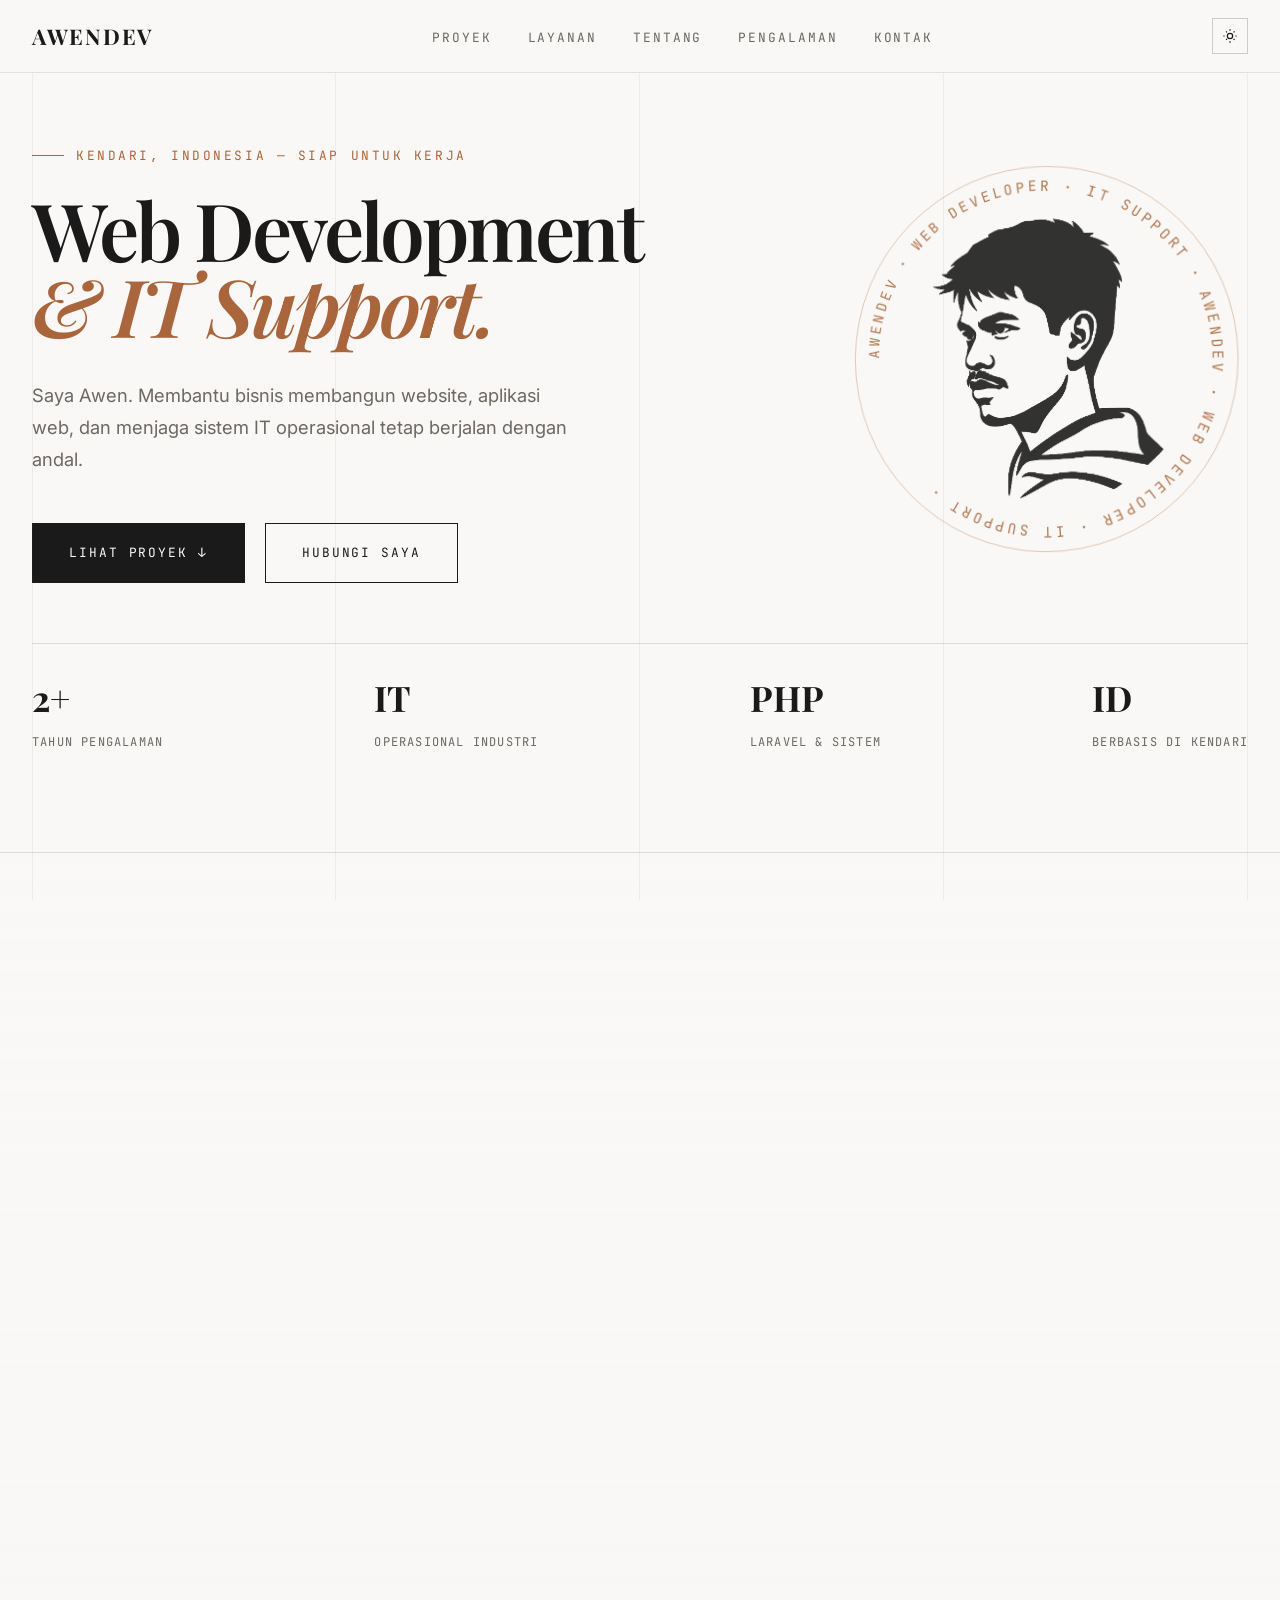
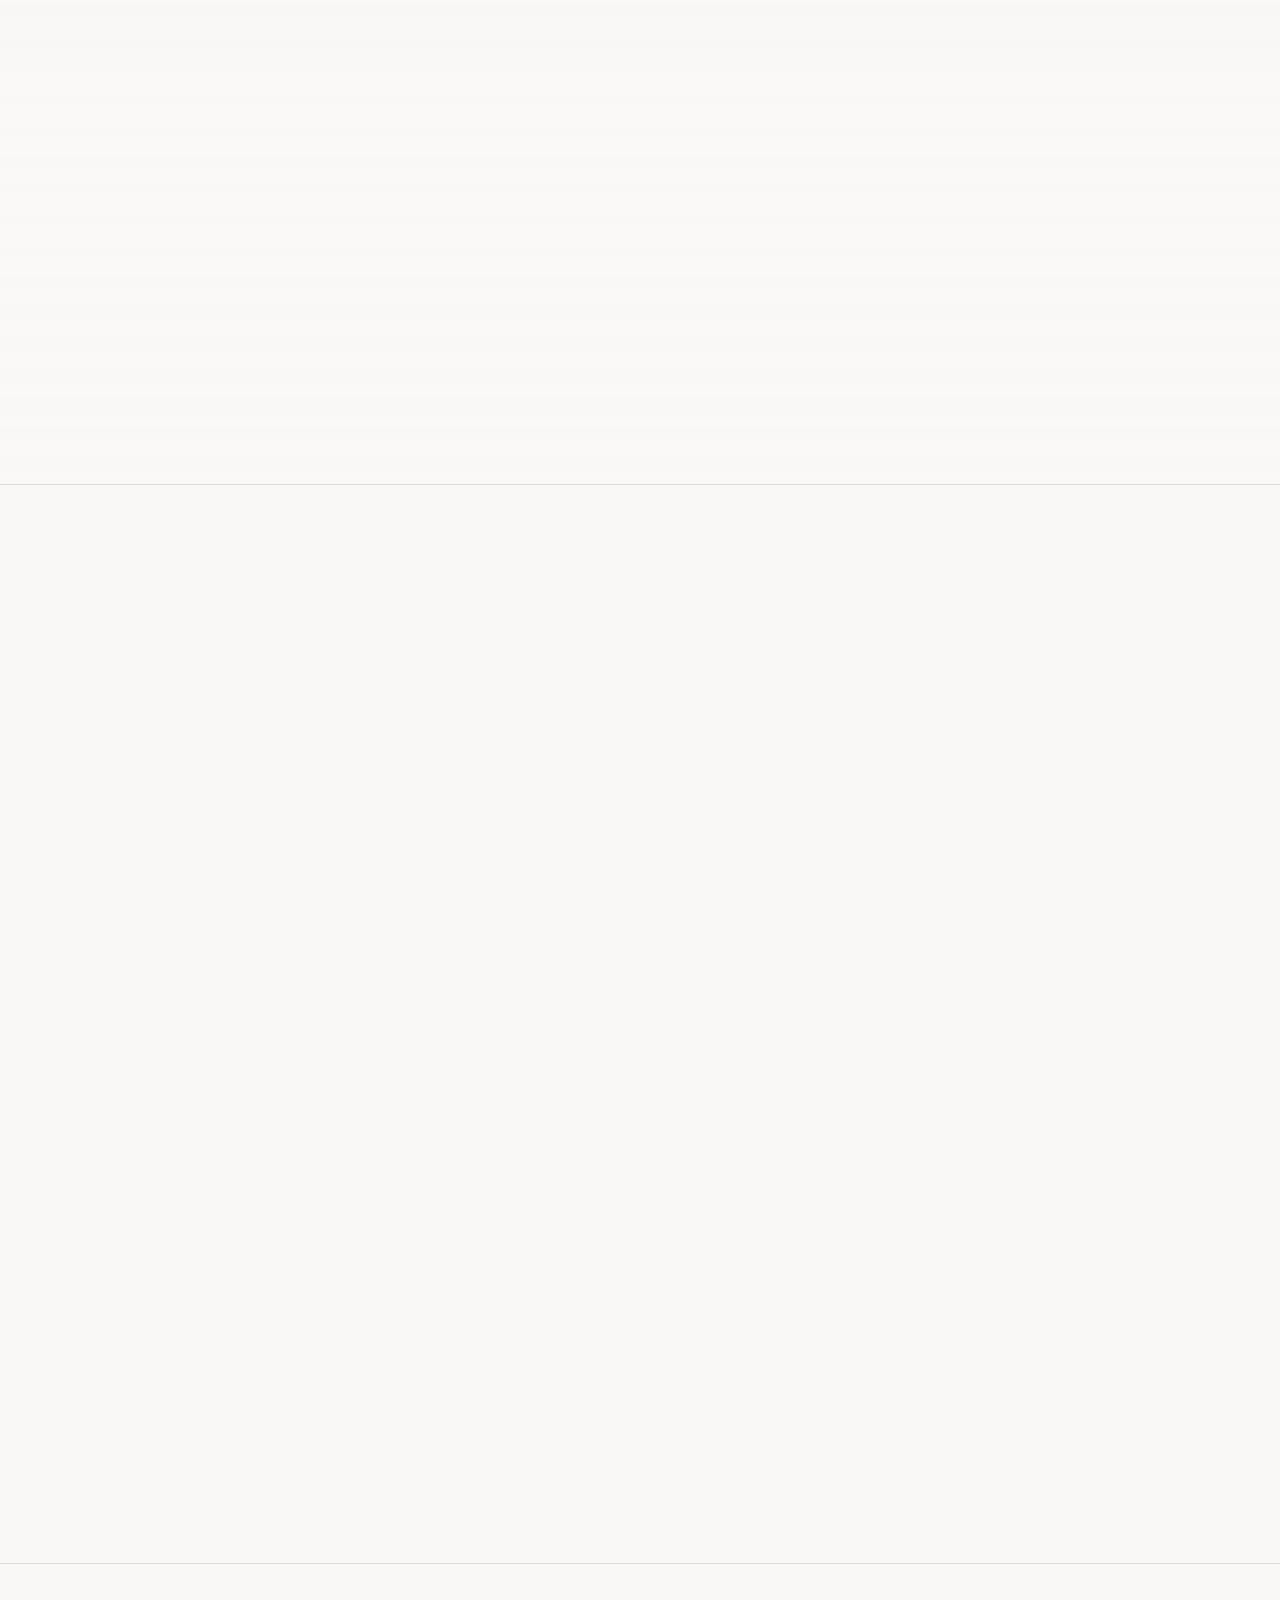
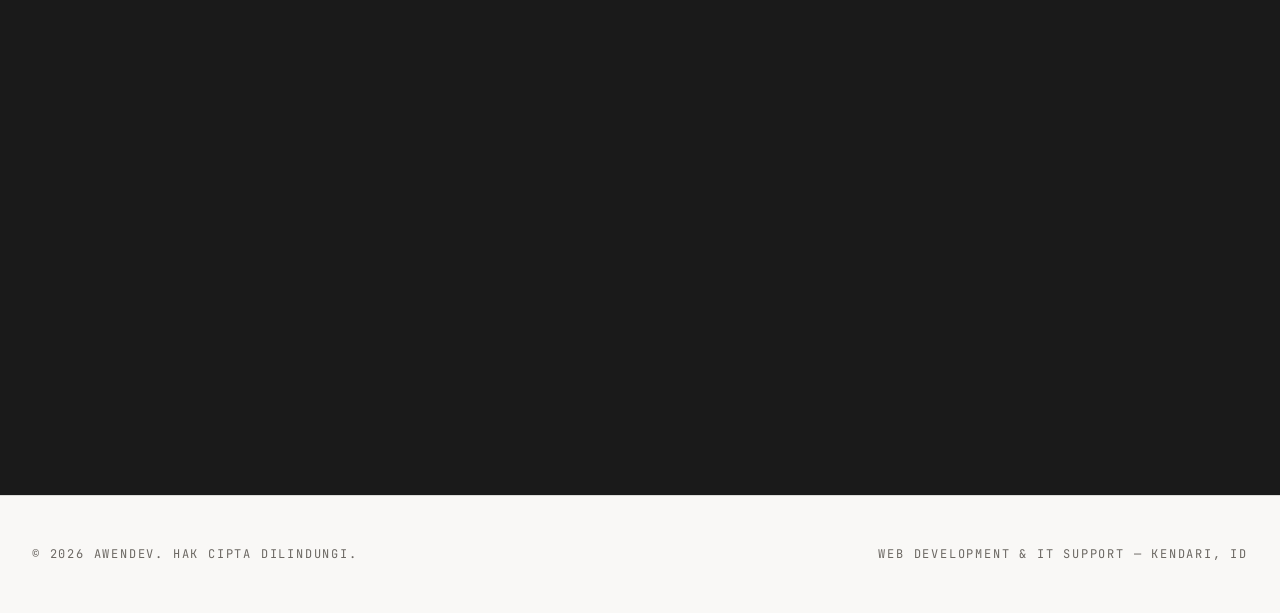
<file: index.html>
<!DOCTYPE html>
<html lang="id" data-theme="light">
<head>
<meta charset="utf-8">
<meta name="viewport" content="width=device-width, initial-scale=1">

<title>Awen — Web Developer &amp; IT Support Specialist</title>
<meta name="description" content="Portfolio profesional Awen, Web Developer (PHP/Laravel) & IT Support Specialist berbasis di Kendari, Indonesia. Membangun aplikasi web dan menjaga keandalan infrastruktur IT.">
<link rel="canonical" href="https://awendev.online/">
<link rel="icon" href="assets/img/awen.ico" type="image/x-icon">

<!-- Open Graph -->
<meta property="og:type" content="website">
<meta property="og:site_name" content="AwenDEV">
<meta property="og:title" content="Awen — Web Developer &amp; IT Support Specialist">
<meta property="og:description" content="Membangun aplikasi web dan menjaga infrastruktur IT operasional tetap andal. Berbasis di Kendari, Indonesia.">
<meta property="og:url" content="https://awendev.online/">
<meta property="og:image" content="https://awendev.online/assets/img/og-cover.jpg">
<meta property="og:locale" content="id_ID">

<!-- Twitter -->
<meta name="twitter:card" content="summary_large_image">
<meta name="twitter:title" content="Awen — Web Developer &amp; IT Support Specialist">
<meta name="twitter:description" content="Web Developer (PHP/Laravel) & IT Support Specialist di Kendari, Indonesia.">
<meta name="twitter:image" content="https://awendev.online/assets/img/og-cover.jpg">

<link rel="preconnect" href="https://fonts.googleapis.com">
<link rel="preconnect" href="https://fonts.gstatic.com" crossorigin>
<link href="https://fonts.googleapis.com/css2?family=Inter:wght@400;500;600&family=JetBrains+Mono:wght@400;500&family=Playfair+Display:ital,wght@0,400..900;1,400..900&display=swap" rel="stylesheet">

<script>
  (function () {
    var d = document.documentElement;
    d.classList.add('js');
    try {
      var t = localStorage.getItem('awen-theme');
      if (t === 'dark' || t === 'light') d.setAttribute('data-theme', t);
    } catch (e) {}
  })();
</script>

<link rel="stylesheet" href="assets/css/style.css">
</head>
<body>

<!-- Luxury Editorial Preloader -->
<div id="site-loader" aria-hidden="true">
  <div class="loader__content">
    <span class="loader__brand">AWENDEV</span>
    <span class="loader__sub">WAIT A SECOND...</span>
    <div class="loader__bar-wrap">
      <div class="loader__bar"></div>
    </div>
  </div>
</div>

<a class="skip-link" href="#main">Lompat ke konten utama</a>

<!-- Fixed Vertical Editorial Gridlines -->
<div class="editorial-gridlines" aria-hidden="true">
  <span></span><span></span><span></span><span></span>
</div>

<!-- ============================================================
     HEADER
     ============================================================ -->
<header class="site-header">
  <div class="header__inner">
    <a class="brand" href="#home" aria-label="Awen — Kembali ke atas">AWENDEV</a>

    <button class="nav-toggle" type="button" aria-expanded="false" aria-controls="primary-nav" aria-label="Buka menu navigasi">
      <span></span><span></span><span></span>
    </button>

    <nav class="nav" id="primary-nav" aria-label="Navigasi utama">
      <ul class="nav__list">
        <li><a class="nav__link" href="#work">Proyek</a></li>
        <li><a class="nav__link" href="#services">Layanan</a></li>
        <li><a class="nav__link" href="#about">Tentang</a></li>
        <li><a class="nav__link" href="#experience">Pengalaman</a></li>
        <li><a class="nav__link" href="#contact">Kontak</a></li>
      </ul>
    </nav>

    <div class="header__actions">
      <button class="theme-toggle" type="button" data-theme-toggle aria-pressed="false" aria-label="Ganti tema">
        <svg viewBox="0 0 24 24" width="16" height="16" fill="none" stroke="currentColor" stroke-width="1.8" aria-hidden="true">
          <circle cx="12" cy="12" r="4"/><path d="M12 2v2m0 16v2M2 12h2m16 0h2m-3.172-6.828l-1.414 1.414m-9.9 9.9l-1.414 1.414m0-12.728l1.414 1.414m9.9 9.9l1.414 1.414"/>
        </svg>
      </button>
    </div>
  </div>
</header>

<main id="main">

  <!-- ============================================================
     HERO
     ============================================================ -->
  <section class="hero" id="home" aria-labelledby="hero-title">
    <div class="hero__grid">
      <div class="hero__content reveal">
        <p class="hero__eyebrow">
          Kendari, Indonesia — Siap untuk Kerja
        </p>
        <h1 class="hero__title" id="hero-title">
          Web Development<br>
          <em>&amp; IT Support.</em>
        </h1>
        <p class="hero__lead">
          Saya Awen. Membantu bisnis membangun website, aplikasi web, dan menjaga sistem IT operasional tetap berjalan dengan andal.
        </p>
        <div class="hero__cta-group">
          <a class="btn-editorial" href="#work">Lihat Proyek ↓</a>
          <a class="btn-editorial btn-editorial--outline" href="#contact">Hubungi Saya</a>
        </div>
      </div>
      <div class="hero__3d-bg" aria-hidden="true">
        <canvas id="hero-canvas"></canvas>
        <svg class="hero__orbit-label" viewBox="0 0 200 200">
          <defs>
            <path id="hero-orbit-path" d="M 100,100 m -82,0 a 82,82 0 1,1 164,0 a 82,82 0 1,1 -164,0"></path>
          </defs>
          <text>
            <textPath href="#hero-orbit-path">AWENDEV · WEB DEVELOPER · IT SUPPORT · AWENDEV · WEB DEVELOPER · IT SUPPORT · </textPath>
          </text>
        </svg>
      </div>
    </div>

    <div class="hero__footer-meta reveal">
      <div class="hero__stat-item">
        <span class="hero__stat-num">2+</span>
        <span class="hero__stat-label">Tahun Pengalaman</span>
      </div>
      <div class="hero__stat-item">
        <span class="hero__stat-num">IT</span>
        <span class="hero__stat-label">Operasional Industri</span>
      </div>
      <div class="hero__stat-item">
        <span class="hero__stat-num">PHP</span>
        <span class="hero__stat-label">Laravel &amp; Sistem</span>
      </div>
      <div class="hero__stat-item">
        <span class="hero__stat-num">ID</span>
        <span class="hero__stat-label">Berbasis di Kendari</span>
      </div>
    </div>
  </section>

  <!-- ============================================================
     TENTANG SAYA (ABOUT)
     ============================================================ -->
  <section class="section-editorial" id="about" aria-labelledby="about-title">
    <div class="section-header reveal">
      <div>
        <span class="section-subtitle">Profil &amp; Keahlian</span>
        <h2 class="section-title" id="about-title">Tentang Saya</h2>
      </div>
      <span class="editorial-label">IT Staff &amp; Web Developer</span>
    </div>

    <div class="about-grid">
      <div class="about-portrait reveal">
        <img src="assets/img/og-cover.jpg" alt="Foto Awen" loading="lazy" width="600" height="750">
      </div>

      <div class="about-text-column reveal">
        <p>
          Saya Awen, seorang praktisi IT yang bekerja di lingkungan industri manufaktur di Kendari, Indonesia. Fokus harian saya mencakup pemeliharaan perangkat, troubleshooting jaringan, serta memastikan kelancaran operasional teknologi perusahaan.
        </p>
        <blockquote class="quote-box">
          "Pengalaman menangani kendala teknis di lapangan secara langsung melengkapi kemampuan saya dalam merancang dan membangun solusi perangkat lunak yang andal."
        </blockquote>
        <p>
          Sebelumnya, saya berpengalaman sebagai <strong>Laravel Programmer</strong> di CV Techno's Studio (2023–2025), mengembangkan berbagai aplikasi web, landing page, sistem administrasi, serta melakukan deployment sistem.
        </p>
      </div>
    </div>
  </section>

  <!-- ============================================================
     LAYANAN UTAMA (TWO DISCIPLINES)
     ============================================================ -->
  <section class="section-editorial" id="services" aria-labelledby="services-title">
    <div class="section-header reveal">
      <div>
        <span class="section-subtitle">Cakupan Keahlian</span>
        <h2 class="section-title" id="services-title">Layanan Utama</h2>
      </div>
      <span class="editorial-label">Engineering &amp; Support</span>
    </div>

    <div class="disciplines-grid">
      <article class="discipline-card reveal">
        <div>
          <span class="discipline-tag">Bidang 01</span>
          <h3 class="discipline-title">Web Development</h3>
          <p class="discipline-desc">
            Membangun website bisnis, landing page, aplikasi web interaktif, dan dashboard administrasi menggunakan PHP, Laravel, MySQL, dan teknologi modern.
          </p>
        </div>
        <ul class="discipline-list">
          <li>PHP / Laravel</li>
          <li>Database MySQL</li>
          <li>JavaScript / HTML / CSS</li>
          <li>Git &amp; Deployment</li>
          <li>Landing Page Responsif</li>
          <li>Dashboard Admin</li>
        </ul>
      </article>

      <article class="discipline-card reveal">
        <div>
          <span class="discipline-tag">Bidang 02</span>
          <h3 class="discipline-title">IT Support &amp; Operasional</h3>
          <p class="discipline-desc">
            Mengatasi masalah perangkat keras (PC), printer, jaringan lokal (LAN), berbagi file (SMB), dan thin client (NComputing) agar aktivitas kantor tetap lancar.
          </p>
        </div>
        <ul class="discipline-list">
          <li>Troubleshooting PC</li>
          <li>Windows Server / SMB</li>
          <li>Thin Client NComputing</li>
          <li>Jaringan &amp; LAN Support</li>
          <li>Printer &amp; Spooler</li>
          <li>Dukungan Teknis IT</li>
        </ul>
      </article>
    </div>
  </section>

  <!-- ============================================================
     PROYEK WEBSITE & KASUS IT SUPPORT (WORK)
     ============================================================ -->
  <section class="section-editorial" id="work" aria-labelledby="work-title">
    <div class="section-header reveal">
      <div>
        <span class="section-subtitle">Portofolio &amp; Kasus Nyata</span>
        <h2 class="section-title" id="work-title">Proyek &amp; Studi Kasus</h2>
      </div>
      <span class="editorial-label">Karya Terkurasi</span>
    </div>

    <div class="projects-stack">
      
      <!-- Proyek 1: AwenVault -->
      <article class="project-row reveal">
        <div class="project-image-wrap">
          <div class="browser-chrome"><span class="dot"></span><span class="dot"></span><span class="dot"></span></div>
          <img src="assets/img/awenvault.PNG" alt="AwenVault Preview" loading="lazy" width="800" height="450">
        </div>
        <div class="project-info">
          <span class="project-num">01 / REPOSITORY</span>
          <h3 class="project-title">AwenVault — Personal Archive &amp; Repository</h3>
          <p class="project-desc">
            Repositori pengetahuan personal berbasis web dengan integrasi Supabase dan cloud storage untuk mengelola catatan, bookmark, serta arsip media.
          </p>
          <ul class="project-tags">
            <li>HTML/CSS</li><li>JavaScript</li><li>Supabase</li><li>Cloudflare</li>
          </ul>
          <div>
            <a class="btn-editorial btn-editorial--outline" href="https://awenvault.surge.sh" target="_blank" rel="noopener">Buka Aplikasi ↗</a>
          </div>
        </div>
      </article>

      <!-- Proyek 2: Lambu -->
      <article class="project-row reveal">
        <div class="project-image-wrap">
          <div class="browser-chrome"><span class="dot"></span><span class="dot"></span><span class="dot"></span></div>
          <img src="assets/img/lambu.PNG" alt="Lambu Application Preview" loading="lazy" width="800" height="450">
        </div>
        <div class="project-info">
          <span class="project-num">02 / FULLSTACK</span>
          <h3 class="project-title">Lambu Fullstack Application</h3>
          <p class="project-desc">
            Aplikasi web fullstack modern dengan backend Laravel dan frontend Next.js, dirancang untuk performa tinggi dan skalabilitas sistem.
          </p>
          <ul class="project-tags">
            <li>Laravel</li><li>Next.js</li><li>TypeScript</li><li>TailwindCSS</li>
          </ul>
          <div>
            <a class="btn-editorial btn-editorial--outline" href="https://github.com/awen-dml/lambu-frontend" target="_blank" rel="noopener">Lihat Repositori ↗</a>
          </div>
        </div>
      </article>

      <!-- Proyek 3: RuangUsaha -->
      <article class="project-row reveal">
        <div class="project-image-wrap">
          <div class="browser-chrome"><span class="dot"></span><span class="dot"></span><span class="dot"></span></div>
          <img src="assets/img/ruangusaha.PNG" alt="Ruang Usaha Preview" loading="lazy" width="800" height="450">
        </div>
        <div class="project-info">
          <span class="project-num">03 / COMMERCE</span>
          <h3 class="project-title">Ruang Usaha Landing Page</h3>
          <p class="project-desc">
            Landing page responsif dan optimal untuk promosi bisnis serta layanan komersial dengan desain antarmuka yang bersih dan cepat.
          </p>
          <ul class="project-tags">
            <li>HTML5</li><li>CSS3</li><li>JavaScript</li><li>Responsive</li>
          </ul>
          <div>
            <a class="btn-editorial btn-editorial--outline" href="https://ruangusaha.online" target="_blank" rel="noopener">Kunjungi Website ↗</a>
          </div>
        </div>
      </article>

      <!-- Proyek 4: Portfolio -->
      <article class="project-row reveal">
        <div class="project-image-wrap">
          <div class="browser-chrome"><span class="dot"></span><span class="dot"></span><span class="dot"></span></div>
          <img src="assets/img/rahmatportfo.PNG" alt="Portfolio Preview" loading="lazy" width="800" height="450">
        </div>
        <div class="project-info">
          <span class="project-num">04 / PERSONAL</span>
          <h3 class="project-title">Developer Portfolio</h3>
          <p class="project-desc">
            Website portofolio pribadi yang menampilkan pengalaman, keahlian, dan proyek-proyek yang telah dikerjakan.
          </p>
          <ul class="project-tags">
            <li>HTML5</li><li>CSS3</li><li>JavaScript</li>
          </ul>
          <div>
            <a class="btn-editorial btn-editorial--outline" href="https://rahmathidayatdev.netlify.app/" target="_blank" rel="noopener">Kunjungi Portofolio ↗</a>
          </div>
        </div>
      </article>

    </div>

    <!-- IT Support Case Studies -->
    <div style="margin-top: 140px;">
      <div class="section-header reveal">
        <div>
          <span class="section-subtitle">Studi Kasus Lapangan</span>
          <h3 class="section-title">Kasus IT Support</h3>
        </div>
        <span class="editorial-label">Anonim &amp; Profesional</span>
      </div>

      <div class="case-studies-grid">
        <article class="case-card reveal">
          <span class="case-category">Windows Server / SMB</span>
          <h4 class="case-title">Troubleshooting File Sharing</h4>
          <p class="case-desc">Menyelidiki masalah batas koneksi pada Windows file server dan menganalisis sesi SMB untuk memulihkan akses pengguna.</p>
        </article>

        <article class="case-card reveal">
          <span class="case-category">Thin Client / LAN</span>
          <h4 class="case-title">NComputing L300 Troubleshooting</h4>
          <p class="case-desc">Mengatasi layar hitam (black screen) dan putusnya sesi pada thin client serta memulihkan koneksi stabil ke server.</p>
        </article>

        <article class="case-card reveal">
          <span class="case-category">Hardware / Spooler</span>
          <h4 class="case-title">Printer Troubleshooting</h4>
          <p class="case-desc">Memperbaiki masalah printer jaringan bersama: antrean cetak macet, ketidakcocokan driver, dan layanan spooler.</p>
        </article>
      </div>
    </div>
  </section>

  <!-- ============================================================
     PENGALAMAN & TIMELINE (EXPERIENCE)
     ============================================================ -->
  <section class="section-editorial" id="experience" aria-labelledby="experience-title">
    <div class="section-header reveal">
      <div>
        <span class="section-subtitle">Jejak Profesional</span>
        <h2 class="section-title" id="experience-title">Pengalaman Kerja</h2>
      </div>
      <span class="editorial-label">Rekam Jejak</span>
    </div>

    <div class="timeline-editorial">
      <div class="timeline-item reveal">
        <span class="timeline-period">April 2026 — Sekarang</span>
        <h3 class="timeline-role">IT Staff</h3>
        <p class="timeline-company">PT Cipta Agung Manis</p>
        <p class="timeline-desc">
          Mengelola operasional IT harian di lingkungan manufaktur industri. Bertanggung jawab atas pemeliharaan PC, perangkat printer, stabilitas jaringan, diagnostik perangkat keras, serta penyelesaian kendala teknis karyawan.
        </p>
      </div>

      <div class="timeline-item reveal">
        <span class="timeline-period">Agustus 2023 — Agustus 2025</span>
        <h3 class="timeline-role">Laravel Programmer</h3>
        <p class="timeline-company">CV Techno's Studio</p>
        <p class="timeline-desc">
          Mengembangkan aplikasi web menggunakan PHP dan Laravel. Membuat landing page, panel administrasi, melakukan deployment cloud, mengelola Git, serta berkolaborasi dengan tim pengembang.
        </p>
      </div>
    </div>
  </section>

  <!-- ============================================================
     KONTAK (CONTACT FINALE)
     ============================================================ -->
  <section class="section-editorial section-editorial--dark" id="contact" aria-labelledby="contact-title">
    <div class="contact-finale">
      <div class="reveal">
        <span class="section-subtitle" style="color: var(--color-sage);">Mari Terhubung</span>
        <h2 class="contact-headline" id="contact-title">MARI KITA<br>BANGUN SESUATU<br>YANG BERMANFAAT.</h2>
        <p class="contact-lead">
          Punya kendala IT, butuh dukungan teknis, atau berencana membuat aplikasi web? Mari diskusikan kebutuhan Anda.
        </p>
        <a class="btn-editorial" href="https://wa.me/6282293896513" target="_blank" rel="noopener">Hubungi via WhatsApp ↗</a>
      </div>

      <div class="reveal">
        <ul class="contact-links-list">
          <li>
            <span style="color: var(--color-muted);">WhatsApp</span>
            <a href="https://wa.me/6282293896513" target="_blank" rel="noopener">+62 822-9389-6513</a>
          </li>
          <li>
            <span style="color: var(--color-muted);">Email Langsung</span>
            <a href="mailto:awendml@gmail.com">awendml@gmail.com</a>
          </li>
          <li>
            <span style="color: var(--color-muted);">Repositori GitHub</span>
            <a href="https://github.com/awen-dml" target="_blank" rel="noopener">github.com/awen-dml</a>
          </li>
          <li>
            <span style="color: var(--color-muted);">Lokasi</span>
            <span>Kendari, Sulawesi Tenggara, ID</span>
          </li>
        </ul>
      </div>
    </div>
  </section>

</main>

<!-- ============================================================
     FOOTER
     ============================================================ -->
<footer class="site-footer">
  <div>© 2026 AwenDEV. Hak cipta dilindungi.</div>
  <div>Web Development &amp; IT Support — Kendari, ID</div>
</footer>

<script src="assets/js/script.js"></script>
</body>
</html>
</file>
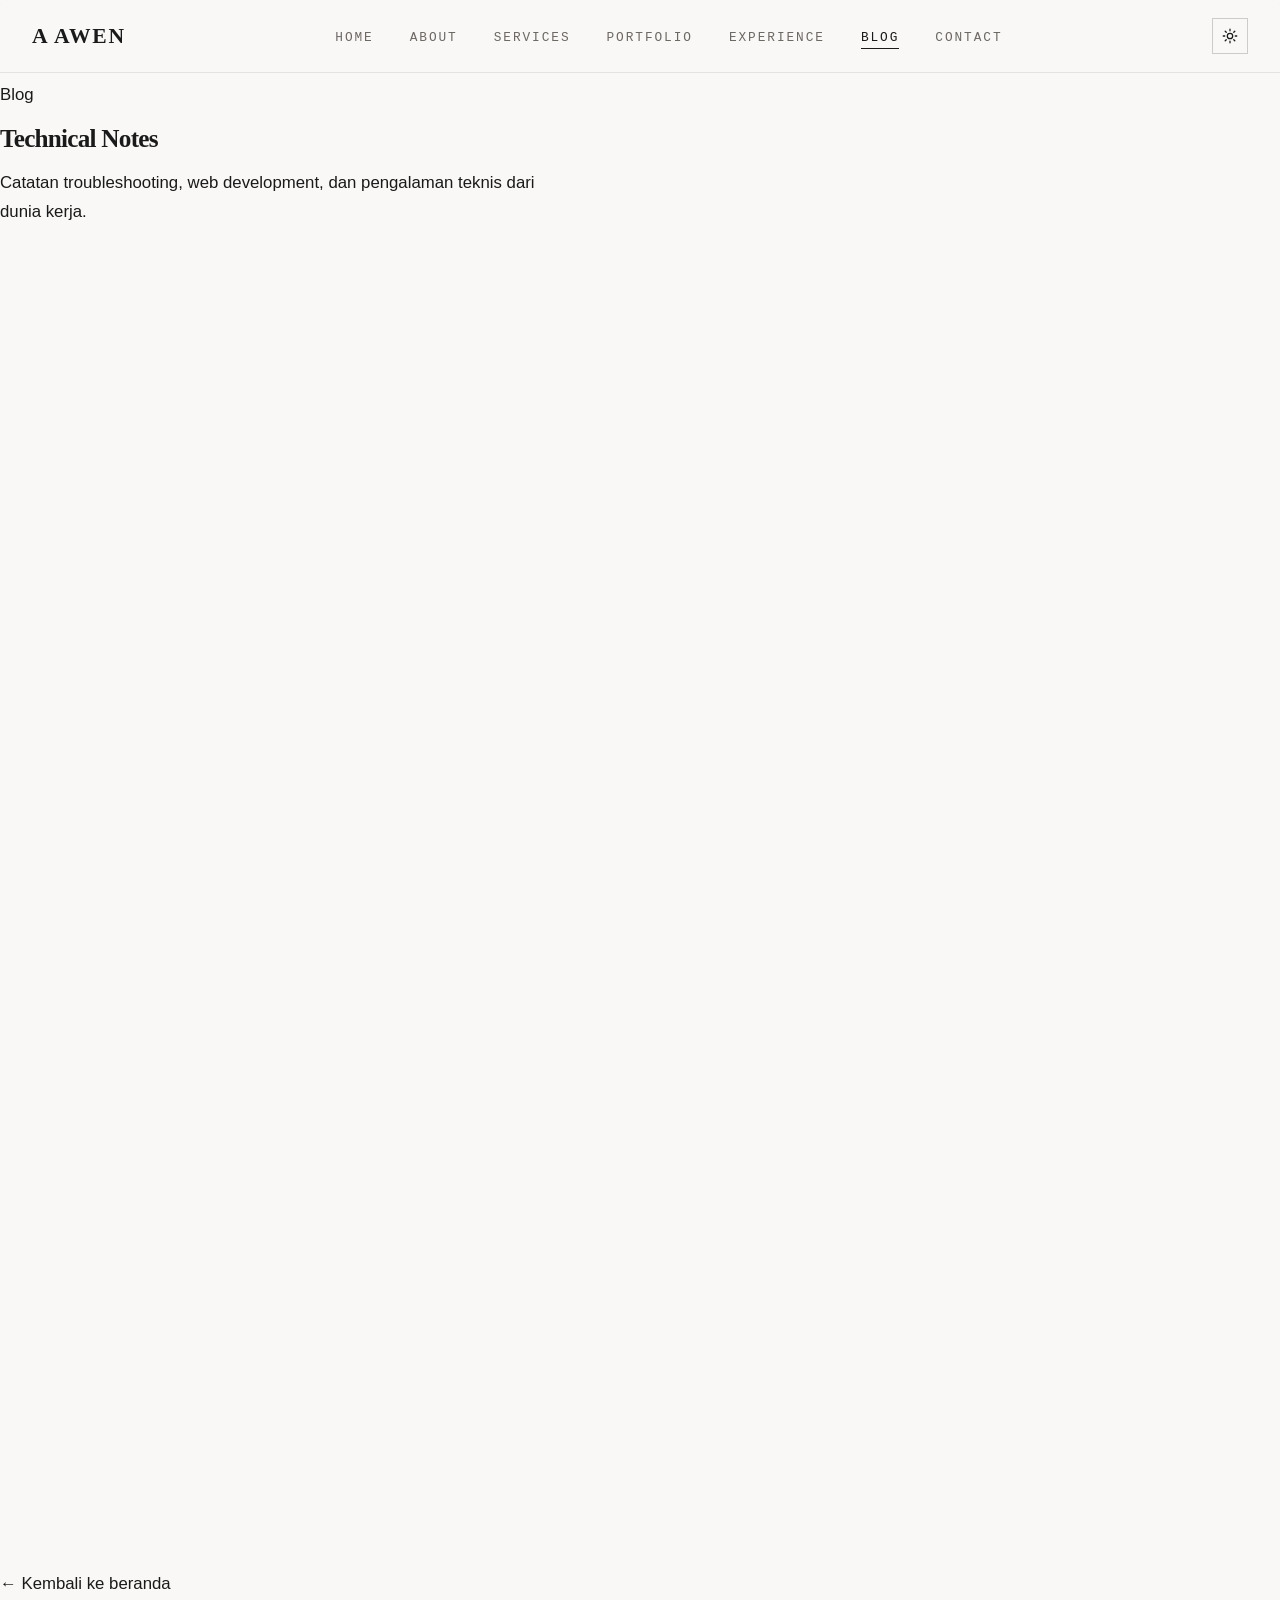
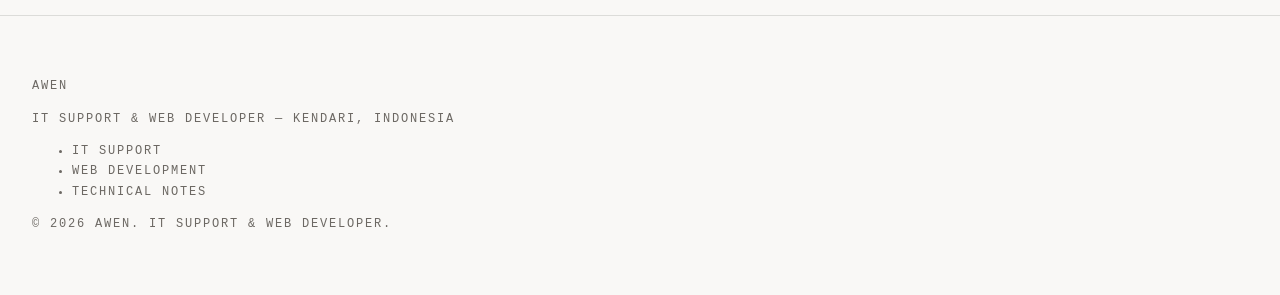
<file: blog/index.html>
<!DOCTYPE html>
<html lang="id" data-theme="light">
<head>
<meta charset="utf-8">
<meta name="viewport" content="width=device-width, initial-scale=1">

<title>Technical Notes — Awen</title>
<meta name="description" content="Catatan troubleshooting IT Support, networking, hardware, dan web development dari Awen, IT Support &amp; Web Developer di Kendari.">
<link rel="canonical" href="https://YOUR_DOMAIN/blog/">

<meta property="og:type" content="website">
<meta property="og:title" content="Technical Notes — Awen">
<meta property="og:description" content="Catatan troubleshooting, web development, dan pengalaman teknis dari dunia kerja.">
<meta property="og:url" content="https://YOUR_DOMAIN/blog/">
<meta property="og:image" content="https://YOUR_DOMAIN/assets/img/og-cover.jpg">

<meta name="theme-color" content="#111316">
<link rel="icon" href="data:image/svg+xml,%3Csvg xmlns='http://www.w3.org/2000/svg' viewBox='0 0 32 32'%3E%3Crect width='32' height='32' rx='7' fill='%2317191c'/%3E%3Ctext x='16' y='22' font-family='monospace' font-size='15' font-weight='700' fill='%23e39a4d' text-anchor='middle'%3EA%3C/text%3E%3C/svg%3E">

<script>
  (function () {
    var d = document.documentElement;
    d.classList.add('js');
    try {
      var t = localStorage.getItem('awen-theme');
      if (t === 'dark' || t === 'light') d.setAttribute('data-theme', t);
    } catch (e) {}
  })();
</script>

<link rel="stylesheet" href="../assets/css/style.css">
<script defer src="../assets/js/script.js"></script>
</head>
<body>

<a class="skip-link" href="#main">Lompat ke konten utama</a>

<header class="site-header">
  <div class="container header__inner">
    <a class="brand" href="../index.html" aria-label="Awen — kembali ke beranda">
      <span class="brand__mark" aria-hidden="true">A</span>
      <span class="brand__text">AWEN</span>
    </a>

    <button class="nav-toggle" type="button" aria-expanded="false" aria-controls="primary-nav" aria-label="Buka menu navigasi">
      <span class="nav-toggle__bar" aria-hidden="true"></span>
      <span class="nav-toggle__bar" aria-hidden="true"></span>
      <span class="nav-toggle__bar" aria-hidden="true"></span>
    </button>

    <nav class="nav nav--primary" id="primary-nav" aria-label="Navigasi utama">
      <ul class="nav__list">
        <li><a class="nav__link" href="../index.html#home">Home</a></li>
        <li><a class="nav__link" href="../index.html#about">About</a></li>
        <li><a class="nav__link" href="../index.html#services">Services</a></li>
        <li><a class="nav__link" href="../index.html#portfolio">Portfolio</a></li>
        <li><a class="nav__link" href="../index.html#experience">Experience</a></li>
        <li><a class="nav__link is-active" href="index.html" aria-current="page">Blog</a></li>
        <li><a class="nav__link" href="../index.html#contact">Contact</a></li>
      </ul>
    </nav>

    <button class="theme-toggle" type="button" data-theme-toggle aria-pressed="false" aria-label="Aktifkan tema gelap">
      <svg viewBox="0 0 24 24" width="18" height="18" aria-hidden="true" focusable="false">
        <path d="M12 3v2M12 19v2M3 12h2M19 12h2M5.6 5.6l1.4 1.4M17 17l1.4 1.4M18.4 5.6L17 7M7 17l-1.4 1.4" fill="none" stroke="currentColor" stroke-width="1.7" stroke-linecap="round"/>
        <circle cx="12" cy="12" r="3.6" fill="none" stroke="currentColor" stroke-width="1.7"/>
      </svg>
    </button>
  </div>
</header>

<main id="main">

  <section class="hero" style="padding:64px 0 56px;">
    <div class="container">
      <p class="eyebrow"><span class="dot" aria-hidden="true"></span>Blog</p>
      <h1 class="section__title" style="font-size:clamp(1.9rem,1.4rem+1.8vw,2.5rem);">Technical Notes</h1>
      <p class="section__lead" style="max-width:60ch;">
        Catatan troubleshooting, web development, dan pengalaman teknis dari dunia kerja.
      </p>
    </div>
  </section>

  <section class="section" style="padding-top:8px;">
    <div class="container">
      <div class="grid grid--2">

        <article class="blog-card reveal">
          <p class="blog-card__cat">IT Support</p>
          <h2 class="blog-card__title">
            <a href="ncomputing-l300-troubleshooting.html">
              NComputing L300 Black Screen lalu Kembali ke Server List: Troubleshooting
            </a>
          </h2>
          <p class="blog-card__excerpt">
            Langkah-langkah yang saya pakai untuk melacak penyebab thin client
            kehilangan sesi dan kembali ke daftar server.
          </p>
          <p class="blog-card__meta">
            <time datetime="2026-02-12">12 Februari 2026</time>
            <span aria-hidden="true">·</span><span>6 menit baca</span>
          </p>
        </article>

        <article class="blog-card reveal">
          <p class="blog-card__cat">Networking</p>
          <h2 class="blog-card__title">
            <a href="windows-file-server-smb.html">
              Memahami Too Many Connections pada Windows File Server
            </a>
          </h2>
          <p class="blog-card__excerpt">
            Ketika user tiba-tiba tidak bisa membuka share folder, masalahnya
            sering bukan di jaringan — tapi di batas sesi SMB.
          </p>
          <p class="blog-card__meta">
            <time datetime="2026-01-28">28 Januari 2026</time>
            <span aria-hidden="true">·</span><span>7 menit baca</span>
          </p>
        </article>

        <article class="blog-card reveal">
          <p class="blog-card__cat">IT Support</p>
          <h2 class="blog-card__title">
            <a href="printer-troubleshooting.html">
              Troubleshooting Printer di Lingkungan Kantor
            </a>
          </h2>
          <p class="blog-card__excerpt">
            Urutan pemeriksaan yang efisien untuk printer sharing yang offline,
            nyangkut di queue, atau tidak terdeteksi.
          </p>
          <p class="blog-card__meta">
            <time datetime="2026-01-15">15 Januari 2026</time>
            <span aria-hidden="true">·</span><span>5 menit baca</span>
          </p>
        </article>

        <article class="blog-card reveal">
          <p class="blog-card__cat">Career</p>
          <h2 class="blog-card__title">
            <a href="laravel-programmer-ke-it-support.html">
              Dari Laravel Programmer Menjadi IT Support: Perbedaan Pekerjaan
            </a>
          </h2>
          <p class="blog-card__excerpt">
            Dua dunia yang terlihat berbeda, tetapi saling melengkapi lebih
            dari yang saya duga sebelumnya.
          </p>
          <p class="blog-card__meta">
            <time datetime="2026-01-04">4 Januari 2026</time>
            <span aria-hidden="true">·</span><span>6 menit baca</span>
          </p>
        </article>

      </div>

      <p class="section__more">
        <a class="btn btn--ghost" href="../index.html">← Kembali ke beranda</a>
      </p>
    </div>
  </section>

</main>

<footer class="site-footer">
  <div class="container footer__inner">
    <div class="footer__brand-block">
      <p class="footer__brand">AWEN</p>
      <p class="footer__tagline">IT Support &amp; Web Developer — Kendari, Indonesia</p>
    </div>
    <nav class="footer__nav" aria-label="Navigasi footer">
      <ul>
        <li><a href="../index.html#services">IT Support</a></li>
        <li><a href="../index.html#services">Web Development</a></li>
        <li><a href="index.html">Technical Notes</a></li>
      </ul>
    </nav>
    <p class="footer__copy">© 2026 Awen. IT Support &amp; Web Developer.</p>
  </div>
</footer>

</body>
</html>
</file>
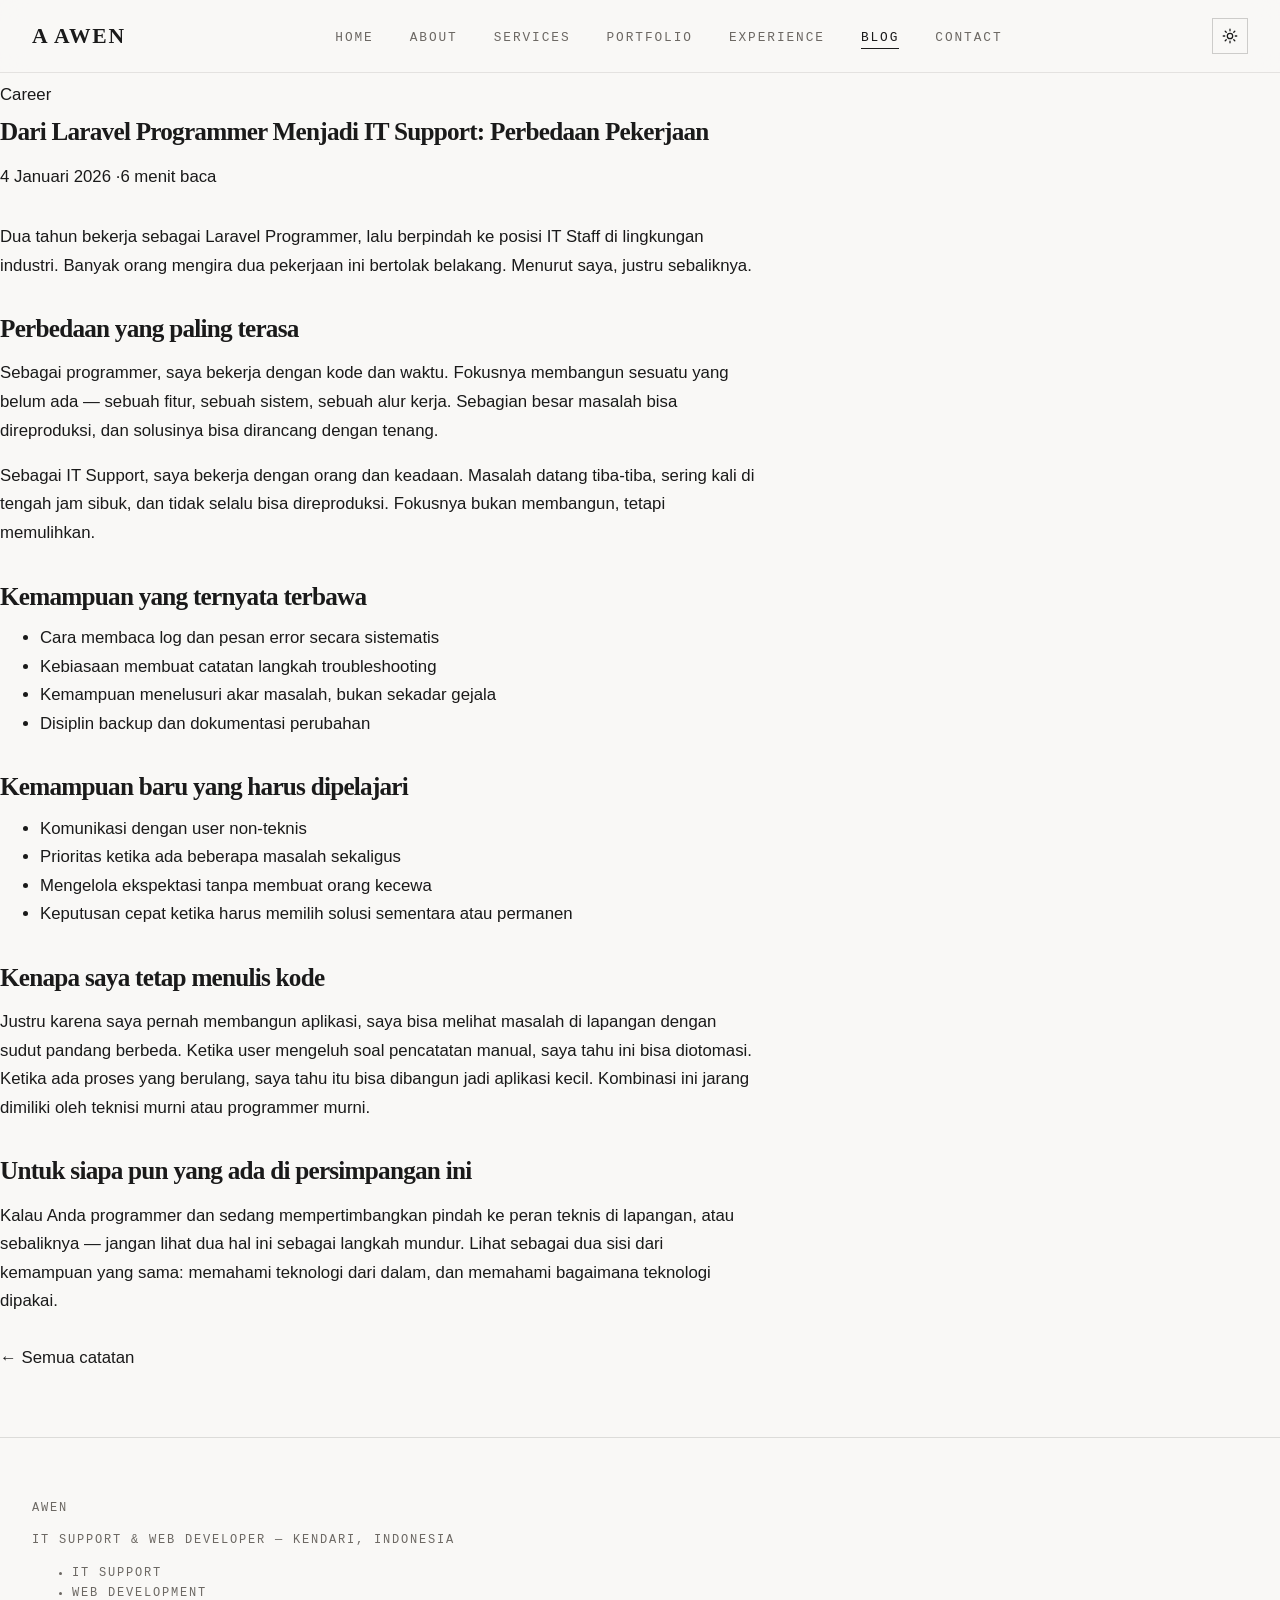
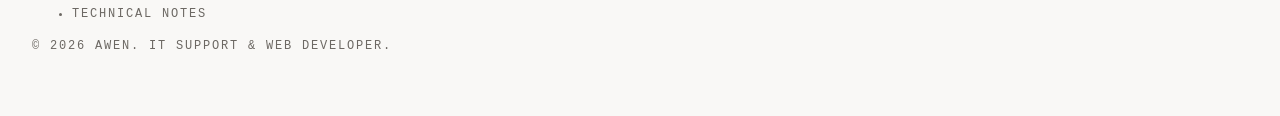
<file: blog/laravel-programmer-ke-it-support.html>
<!DOCTYPE html>
<html lang="id" data-theme="light">
<head>
<meta charset="utf-8">
<meta name="viewport" content="width=device-width, initial-scale=1">

<title>Dari Laravel Programmer Menjadi IT Support: Perbedaan Pekerjaan — Awen</title>
<meta name="description" content="Refleksi perbedaan pekerjaan Laravel Programmer dan IT Support, serta bagaimana keduanya saling melengkapi.">
<link rel="canonical" href="https://YOUR_DOMAIN/blog/laravel-programmer-ke-it-support.html">

<meta property="og:type" content="article">
<meta property="og:title" content="Dari Laravel Programmer Menjadi IT Support: Perbedaan Pekerjaan">
<meta property="og:description" content="Dua dunia yang terlihat berbeda, tetapi saling melengkapi lebih dari yang saya duga.">
<meta property="og:url" content="https://YOUR_DOMAIN/blog/laravel-programmer-ke-it-support.html">
<meta property="og:image" content="https://YOUR_DOMAIN/assets/img/og-cover.jpg">

<meta name="theme-color" content="#111316">
<link rel="icon" href="data:image/svg+xml,%3Csvg xmlns='http://www.w3.org/2000/svg' viewBox='0 0 32 32'%3E%3Crect width='32' height='32' rx='7' fill='%2317191c'/%3E%3Ctext x='16' y='22' font-family='monospace' font-size='15' font-weight='700' fill='%23e39a4d' text-anchor='middle'%3EA%3C/text%3E%3C/svg%3E">

<script>
  (function () {
    var d = document.documentElement;
    d.classList.add('js');
    try {
      var t = localStorage.getItem('awen-theme');
      if (t === 'dark' || t === 'light') d.setAttribute('data-theme', t);
    } catch (e) {}
  })();
</script>

<link rel="stylesheet" href="../assets/css/style.css">
<script defer src="../assets/js/script.js"></script>
</head>
<body>

<a class="skip-link" href="#main">Lompat ke konten utama</a>

<header class="site-header">
  <div class="container header__inner">
    <a class="brand" href="../index.html" aria-label="Awen — kembali ke beranda">
      <span class="brand__mark" aria-hidden="true">A</span>
      <span class="brand__text">AWEN</span>
    </a>
    <button class="nav-toggle" type="button" aria-expanded="false" aria-controls="primary-nav" aria-label="Buka menu navigasi">
      <span class="nav-toggle__bar" aria-hidden="true"></span>
      <span class="nav-toggle__bar" aria-hidden="true"></span>
      <span class="nav-toggle__bar" aria-hidden="true"></span>
    </button>
    <nav class="nav nav--primary" id="primary-nav" aria-label="Navigasi utama">
      <ul class="nav__list">
        <li><a class="nav__link" href="../index.html#home">Home</a></li>
        <li><a class="nav__link" href="../index.html#about">About</a></li>
        <li><a class="nav__link" href="../index.html#services">Services</a></li>
        <li><a class="nav__link" href="../index.html#portfolio">Portfolio</a></li>
        <li><a class="nav__link" href="../index.html#experience">Experience</a></li>
        <li><a class="nav__link is-active" href="index.html" aria-current="page">Blog</a></li>
        <li><a class="nav__link" href="../index.html#contact">Contact</a></li>
      </ul>
    </nav>
    <button class="theme-toggle" type="button" data-theme-toggle aria-pressed="false" aria-label="Aktifkan tema gelap">
      <svg viewBox="0 0 24 24" width="18" height="18" aria-hidden="true" focusable="false">
        <path d="M12 3v2M12 19v2M3 12h2M19 12h2M5.6 5.6l1.4 1.4M17 17l1.4 1.4M18.4 5.6L17 7M7 17l-1.4 1.4" fill="none" stroke="currentColor" stroke-width="1.7" stroke-linecap="round"/>
        <circle cx="12" cy="12" r="3.6" fill="none" stroke="currentColor" stroke-width="1.7"/>
      </svg>
    </button>
  </div>
</header>

<main id="main">
  <article class="section" style="padding:64px 0 48px;">
    <div class="container" style="max-width:760px;">

      <p class="blog-card__cat" style="margin-bottom:10px;">Career</p>

      <h1 class="section__title" style="margin-bottom:14px;">
        Dari Laravel Programmer Menjadi IT Support: Perbedaan Pekerjaan
      </h1>

      <p class="blog-card__meta" style="margin-bottom:32px;">
        <time datetime="2026-01-04">4 Januari 2026</time>
        <span aria-hidden="true">·</span><span>6 menit baca</span>
      </p>

      <div class="about__text">
        <p>
          Dua tahun bekerja sebagai Laravel Programmer, lalu berpindah ke posisi
          IT Staff di lingkungan industri. Banyak orang mengira dua pekerjaan ini
          bertolak belakang. Menurut saya, justru sebaliknya.
        </p>

        <h2 style="margin-top:36px;">Perbedaan yang paling terasa</h2>
        <p>
          Sebagai programmer, saya bekerja dengan kode dan waktu. Fokusnya
          membangun sesuatu yang belum ada — sebuah fitur, sebuah sistem, sebuah
          alur kerja. Sebagian besar masalah bisa direproduksi, dan solusinya
          bisa dirancang dengan tenang.
        </p>
        <p>
          Sebagai IT Support, saya bekerja dengan orang dan keadaan. Masalah
          datang tiba-tiba, sering kali di tengah jam sibuk, dan tidak selalu
          bisa direproduksi. Fokusnya bukan membangun, tetapi memulihkan.
        </p>

        <h2 style="margin-top:36px;">Kemampuan yang ternyata terbawa</h2>
        <ul class="list-check" style="grid-template-columns:1fr;margin:14px 0 20px;">
          <li>Cara membaca log dan pesan error secara sistematis</li>
          <li>Kebiasaan membuat catatan langkah troubleshooting</li>
          <li>Kemampuan menelusuri akar masalah, bukan sekadar gejala</li>
          <li>Disiplin backup dan dokumentasi perubahan</li>
        </ul>

        <h2 style="margin-top:36px;">Kemampuan baru yang harus dipelajari</h2>
        <ul class="list-check" style="grid-template-columns:1fr;margin:14px 0 20px;">
          <li>Komunikasi dengan user non-teknis</li>
          <li>Prioritas ketika ada beberapa masalah sekaligus</li>
          <li>Mengelola ekspektasi tanpa membuat orang kecewa</li>
          <li>Keputusan cepat ketika harus memilih solusi sementara atau permanen</li>
        </ul>

        <h2 style="margin-top:36px;">Kenapa saya tetap menulis kode</h2>
        <p>
          Justru karena saya pernah membangun aplikasi, saya bisa melihat masalah
          di lapangan dengan sudut pandang berbeda. Ketika user mengeluh soal
          pencatatan manual, saya tahu ini bisa diotomasi. Ketika ada proses yang
          berulang, saya tahu itu bisa dibangun jadi aplikasi kecil. Kombinasi ini
          jarang dimiliki oleh teknisi murni atau programmer murni.
        </p>

        <h2 style="margin-top:36px;">Untuk siapa pun yang ada di persimpangan ini</h2>
        <p>
          Kalau Anda programmer dan sedang mempertimbangkan pindah ke peran
          teknis di lapangan, atau sebaliknya — jangan lihat dua hal ini sebagai
          langkah mundur. Lihat sebagai dua sisi dari kemampuan yang sama:
          memahami teknologi dari dalam, dan memahami bagaimana teknologi dipakai.
        </p>

        <p style="margin-top:28px;">
          <a class="btn btn--ghost" href="index.html">← Semua catatan</a>
        </p>
      </div>

    </div>
  </article>
</main>

<footer class="site-footer">
  <div class="container footer__inner">
    <div class="footer__brand-block">
      <p class="footer__brand">AWEN</p>
      <p class="footer__tagline">IT Support &amp; Web Developer — Kendari, Indonesia</p>
    </div>
    <nav class="footer__nav" aria-label="Navigasi footer">
      <ul>
        <li><a href="../index.html#services">IT Support</a></li>
        <li><a href="../index.html#services">Web Development</a></li>
        <li><a href="index.html">Technical Notes</a></li>
      </ul>
    </nav>
    <p class="footer__copy">© 2026 Awen. IT Support &amp; Web Developer.</p>
  </div>
</footer>

</body>
</html>
</file>
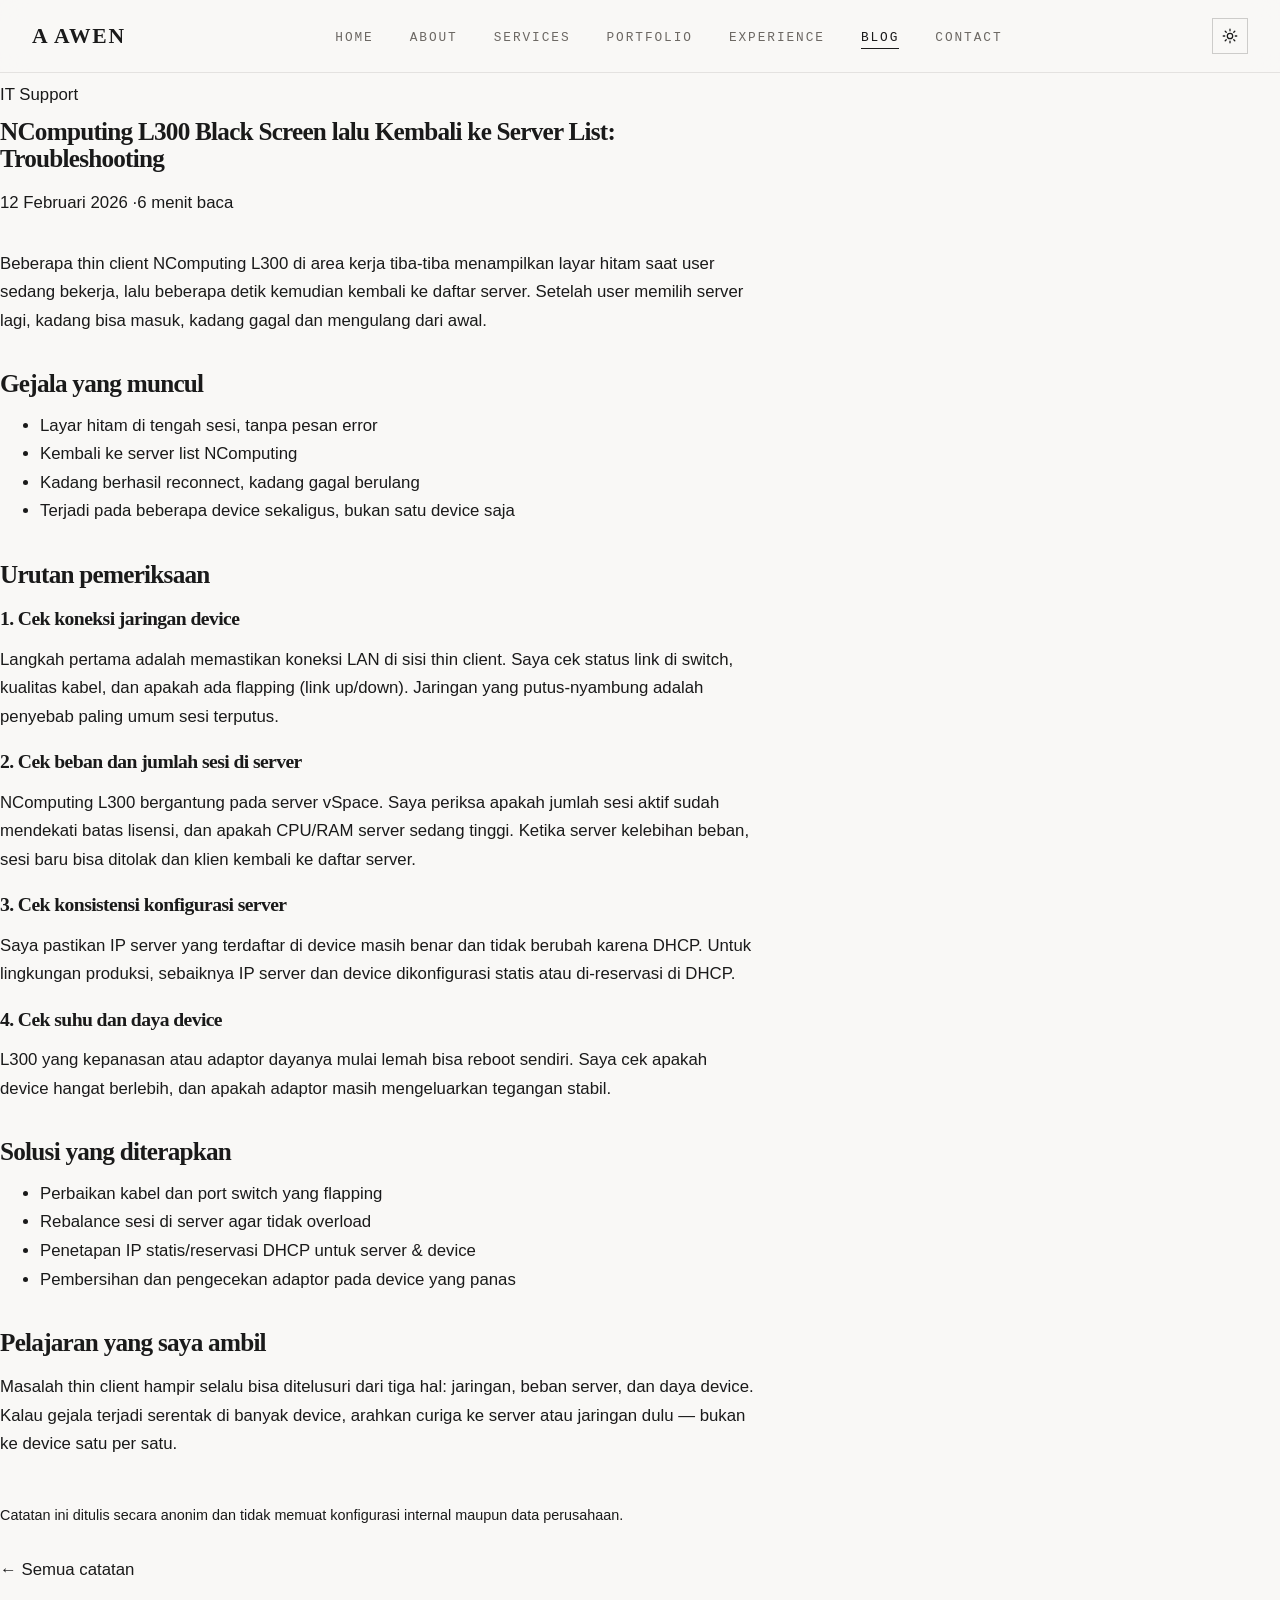
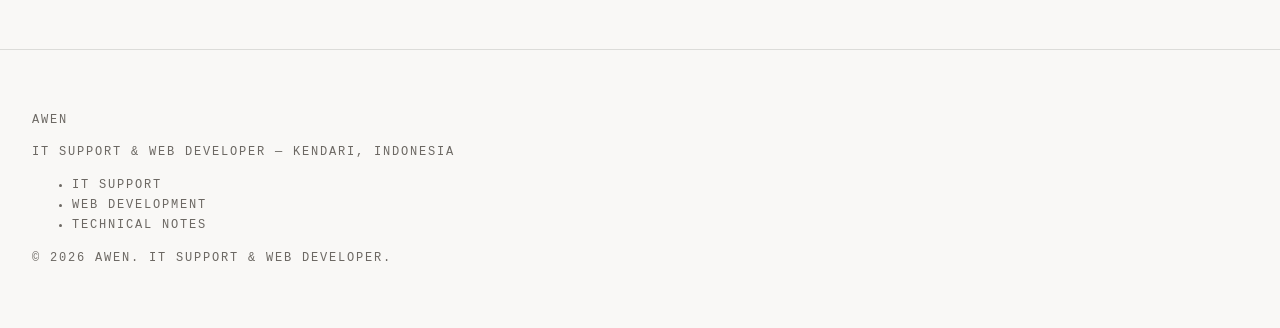
<file: blog/ncomputing-l300-troubleshooting.html>
<!DOCTYPE html>
<html lang="id" data-theme="light">
<head>
<meta charset="utf-8">
<meta name="viewport" content="width=device-width, initial-scale=1">

<title>NComputing L300 Black Screen lalu Kembali ke Server List — Awen</title>
<meta name="description" content="Catatan troubleshooting thin client NComputing L300: layar hitam, sesi drop, dan kembali ke server list. Langkah diagnosis dan solusi praktis.">
<link rel="canonical" href="https://YOUR_DOMAIN/blog/ncomputing-l300-troubleshooting.html">

<meta property="og:type" content="article">
<meta property="og:title" content="NComputing L300 Black Screen lalu Kembali ke Server List: Troubleshooting">
<meta property="og:description" content="Langkah-langkah melacak penyebab thin client NComputing L300 kehilangan sesi dan kembali ke daftar server.">
<meta property="og:url" content="https://YOUR_DOMAIN/blog/ncomputing-l300-troubleshooting.html">
<meta property="og:image" content="https://YOUR_DOMAIN/assets/img/og-cover.jpg">

<meta name="theme-color" content="#111316">
<link rel="icon" href="data:image/svg+xml,%3Csvg xmlns='http://www.w3.org/2000/svg' viewBox='0 0 32 32'%3E%3Crect width='32' height='32' rx='7' fill='%2317191c'/%3E%3Ctext x='16' y='22' font-family='monospace' font-size='15' font-weight='700' fill='%23e39a4d' text-anchor='middle'%3EA%3C/text%3E%3C/svg%3E">

<script>
  (function () {
    var d = document.documentElement;
    d.classList.add('js');
    try {
      var t = localStorage.getItem('awen-theme');
      if (t === 'dark' || t === 'light') d.setAttribute('data-theme', t);
    } catch (e) {}
  })();
</script>

<link rel="stylesheet" href="../assets/css/style.css">
<script defer src="../assets/js/script.js"></script>
</head>
<body>

<a class="skip-link" href="#main">Lompat ke konten utama</a>

<header class="site-header">
  <div class="container header__inner">
    <a class="brand" href="../index.html" aria-label="Awen — kembali ke beranda">
      <span class="brand__mark" aria-hidden="true">A</span>
      <span class="brand__text">AWEN</span>
    </a>
    <button class="nav-toggle" type="button" aria-expanded="false" aria-controls="primary-nav" aria-label="Buka menu navigasi">
      <span class="nav-toggle__bar" aria-hidden="true"></span>
      <span class="nav-toggle__bar" aria-hidden="true"></span>
      <span class="nav-toggle__bar" aria-hidden="true"></span>
    </button>
    <nav class="nav nav--primary" id="primary-nav" aria-label="Navigasi utama">
      <ul class="nav__list">
        <li><a class="nav__link" href="../index.html#home">Home</a></li>
        <li><a class="nav__link" href="../index.html#about">About</a></li>
        <li><a class="nav__link" href="../index.html#services">Services</a></li>
        <li><a class="nav__link" href="../index.html#portfolio">Portfolio</a></li>
        <li><a class="nav__link" href="../index.html#experience">Experience</a></li>
        <li><a class="nav__link is-active" href="index.html" aria-current="page">Blog</a></li>
        <li><a class="nav__link" href="../index.html#contact">Contact</a></li>
      </ul>
    </nav>
    <button class="theme-toggle" type="button" data-theme-toggle aria-pressed="false" aria-label="Aktifkan tema gelap">
      <svg viewBox="0 0 24 24" width="18" height="18" aria-hidden="true" focusable="false">
        <path d="M12 3v2M12 19v2M3 12h2M19 12h2M5.6 5.6l1.4 1.4M17 17l1.4 1.4M18.4 5.6L17 7M7 17l-1.4 1.4" fill="none" stroke="currentColor" stroke-width="1.7" stroke-linecap="round"/>
        <circle cx="12" cy="12" r="3.6" fill="none" stroke="currentColor" stroke-width="1.7"/>
      </svg>
    </button>
  </div>
</header>

<main id="main">
  <article class="section" style="padding:64px 0 48px;">
    <div class="container" style="max-width:760px;">

      <p class="blog-card__cat" style="margin-bottom:10px;">IT Support</p>

      <h1 class="section__title" style="margin-bottom:14px;">
        NComputing L300 Black Screen lalu Kembali ke Server List: Troubleshooting
      </h1>

      <p class="blog-card__meta" style="margin-bottom:32px;">
        <time datetime="2026-02-12">12 Februari 2026</time>
        <span aria-hidden="true">·</span><span>6 menit baca</span>
      </p>

      <div class="about__text">
        <p>
          Beberapa thin client NComputing L300 di area kerja tiba-tiba menampilkan
          layar hitam saat user sedang bekerja, lalu beberapa detik kemudian
          kembali ke daftar server. Setelah user memilih server lagi, kadang bisa
          masuk, kadang gagal dan mengulang dari awal.
        </p>

        <h2 style="margin-top:36px;">Gejala yang muncul</h2>
        <ul class="list-check" style="grid-template-columns:1fr;margin:14px 0 20px;">
          <li>Layar hitam di tengah sesi, tanpa pesan error</li>
          <li>Kembali ke server list NComputing</li>
          <li>Kadang berhasil reconnect, kadang gagal berulang</li>
          <li>Terjadi pada beberapa device sekaligus, bukan satu device saja</li>
        </ul>

        <h2 style="margin-top:36px;">Urutan pemeriksaan</h2>

        <h3 style="margin-top:20px;">1. Cek koneksi jaringan device</h3>
        <p>
          Langkah pertama adalah memastikan koneksi LAN di sisi thin client.
          Saya cek status link di switch, kualitas kabel, dan apakah ada flapping
          (link up/down). Jaringan yang putus-nyambung adalah penyebab paling
          umum sesi terputus.
        </p>

        <h3 style="margin-top:20px;">2. Cek beban dan jumlah sesi di server</h3>
        <p>
          NComputing L300 bergantung pada server vSpace. Saya periksa apakah
          jumlah sesi aktif sudah mendekati batas lisensi, dan apakah CPU/RAM
          server sedang tinggi. Ketika server kelebihan beban, sesi baru bisa
          ditolak dan klien kembali ke daftar server.
        </p>

        <h3 style="margin-top:20px;">3. Cek konsistensi konfigurasi server</h3>
        <p>
          Saya pastikan IP server yang terdaftar di device masih benar dan
          tidak berubah karena DHCP. Untuk lingkungan produksi, sebaiknya IP
          server dan device dikonfigurasi statis atau di-reservasi di DHCP.
        </p>

        <h3 style="margin-top:20px;">4. Cek suhu dan daya device</h3>
        <p>
          L300 yang kepanasan atau adaptor dayanya mulai lemah bisa reboot
          sendiri. Saya cek apakah device hangat berlebih, dan apakah adaptor
          masih mengeluarkan tegangan stabil.
        </p>

        <h2 style="margin-top:36px;">Solusi yang diterapkan</h2>
        <ul class="list-check" style="grid-template-columns:1fr;margin:14px 0 20px;">
          <li>Perbaikan kabel dan port switch yang flapping</li>
          <li>Rebalance sesi di server agar tidak overload</li>
          <li>Penetapan IP statis/reservasi DHCP untuk server &amp; device</li>
          <li>Pembersihan dan pengecekan adaptor pada device yang panas</li>
        </ul>

        <h2 style="margin-top:36px;">Pelajaran yang saya ambil</h2>
        <p>
          Masalah thin client hampir selalu bisa ditelusuri dari tiga hal:
          jaringan, beban server, dan daya device. Kalau gejala terjadi
          serentak di banyak device, arahkan curiga ke server atau jaringan
          dulu — bukan ke device satu per satu.
        </p>

        <p style="margin-top:24px;padding-top:20px;border-top:1px solid var(--border);color:var(--text-faint);font-size:.9rem;">
          Catatan ini ditulis secara anonim dan tidak memuat konfigurasi
          internal maupun data perusahaan.
        </p>

        <p style="margin-top:28px;">
          <a class="btn btn--ghost" href="index.html">← Semua catatan</a>
        </p>
      </div>

    </div>
  </article>
</main>

<footer class="site-footer">
  <div class="container footer__inner">
    <div class="footer__brand-block">
      <p class="footer__brand">AWEN</p>
      <p class="footer__tagline">IT Support &amp; Web Developer — Kendari, Indonesia</p>
    </div>
    <nav class="footer__nav" aria-label="Navigasi footer">
      <ul>
        <li><a href="../index.html#services">IT Support</a></li>
        <li><a href="../index.html#services">Web Development</a></li>
        <li><a href="index.html">Technical Notes</a></li>
      </ul>
    </nav>
    <p class="footer__copy">© 2026 Awen. IT Support &amp; Web Developer.</p>
  </div>
</footer>

</body>
</html>
</file>
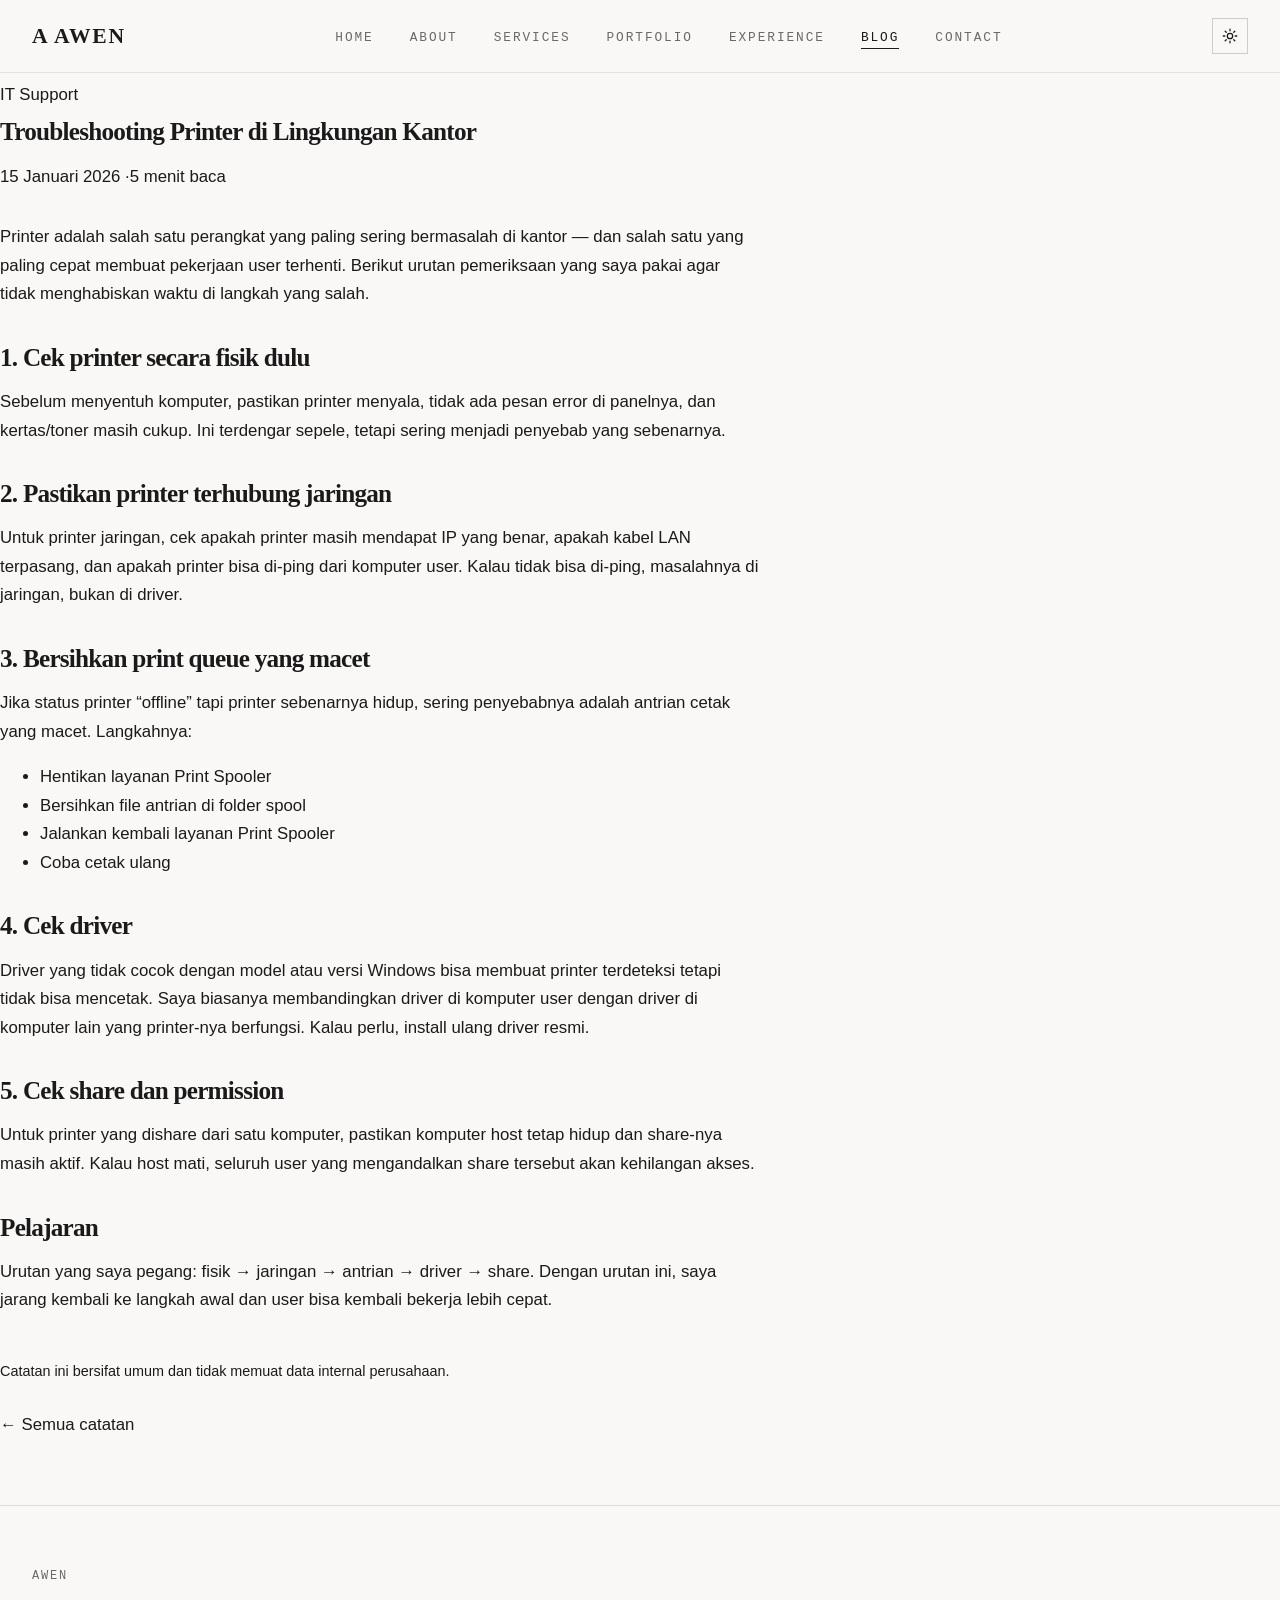
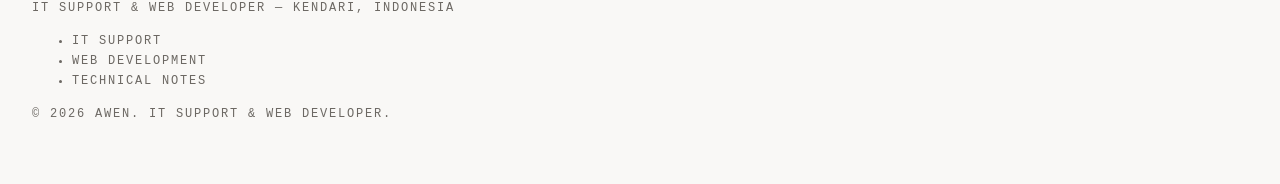
<file: blog/printer-troubleshooting.html>
<!DOCTYPE html>
<html lang="id" data-theme="light">
<head>
<meta charset="utf-8">
<meta name="viewport" content="width=device-width, initial-scale=1">

<title>Troubleshooting Printer di Lingkungan Kantor — Awen</title>
<meta name="description" content="Urutan pemeriksaan printer sharing yang offline, nyangkut di queue, atau tidak terdeteksi di lingkungan kantor.">
<link rel="canonical" href="https://YOUR_DOMAIN/blog/printer-troubleshooting.html">

<meta property="og:type" content="article">
<meta property="og:title" content="Troubleshooting Printer di Lingkungan Kantor">
<meta property="og:description" content="Urutan pemeriksaan yang efisien untuk printer sharing yang bermasalah di kantor.">
<meta property="og:url" content="https://YOUR_DOMAIN/blog/printer-troubleshooting.html">
<meta property="og:image" content="https://YOUR_DOMAIN/assets/img/og-cover.jpg">

<meta name="theme-color" content="#111316">
<link rel="icon" href="data:image/svg+xml,%3Csvg xmlns='http://www.w3.org/2000/svg' viewBox='0 0 32 32'%3E%3Crect width='32' height='32' rx='7' fill='%2317191c'/%3E%3Ctext x='16' y='22' font-family='monospace' font-size='15' font-weight='700' fill='%23e39a4d' text-anchor='middle'%3EA%3C/text%3E%3C/svg%3E">

<script>
  (function () {
    var d = document.documentElement;
    d.classList.add('js');
    try {
      var t = localStorage.getItem('awen-theme');
      if (t === 'dark' || t === 'light') d.setAttribute('data-theme', t);
    } catch (e) {}
  })();
</script>

<link rel="stylesheet" href="../assets/css/style.css">
<script defer src="../assets/js/script.js"></script>
</head>
<body>

<a class="skip-link" href="#main">Lompat ke konten utama</a>

<header class="site-header">
  <div class="container header__inner">
    <a class="brand" href="../index.html" aria-label="Awen — kembali ke beranda">
      <span class="brand__mark" aria-hidden="true">A</span>
      <span class="brand__text">AWEN</span>
    </a>
    <button class="nav-toggle" type="button" aria-expanded="false" aria-controls="primary-nav" aria-label="Buka menu navigasi">
      <span class="nav-toggle__bar" aria-hidden="true"></span>
      <span class="nav-toggle__bar" aria-hidden="true"></span>
      <span class="nav-toggle__bar" aria-hidden="true"></span>
    </button>
    <nav class="nav nav--primary" id="primary-nav" aria-label="Navigasi utama">
      <ul class="nav__list">
        <li><a class="nav__link" href="../index.html#home">Home</a></li>
        <li><a class="nav__link" href="../index.html#about">About</a></li>
        <li><a class="nav__link" href="../index.html#services">Services</a></li>
        <li><a class="nav__link" href="../index.html#portfolio">Portfolio</a></li>
        <li><a class="nav__link" href="../index.html#experience">Experience</a></li>
        <li><a class="nav__link is-active" href="index.html" aria-current="page">Blog</a></li>
        <li><a class="nav__link" href="../index.html#contact">Contact</a></li>
      </ul>
    </nav>
    <button class="theme-toggle" type="button" data-theme-toggle aria-pressed="false" aria-label="Aktifkan tema gelap">
      <svg viewBox="0 0 24 24" width="18" height="18" aria-hidden="true" focusable="false">
        <path d="M12 3v2M12 19v2M3 12h2M19 12h2M5.6 5.6l1.4 1.4M17 17l1.4 1.4M18.4 5.6L17 7M7 17l-1.4 1.4" fill="none" stroke="currentColor" stroke-width="1.7" stroke-linecap="round"/>
        <circle cx="12" cy="12" r="3.6" fill="none" stroke="currentColor" stroke-width="1.7"/>
      </svg>
    </button>
  </div>
</header>

<main id="main">
  <article class="section" style="padding:64px 0 48px;">
    <div class="container" style="max-width:760px;">

      <p class="blog-card__cat" style="margin-bottom:10px;">IT Support</p>

      <h1 class="section__title" style="margin-bottom:14px;">
        Troubleshooting Printer di Lingkungan Kantor
      </h1>

      <p class="blog-card__meta" style="margin-bottom:32px;">
        <time datetime="2026-01-15">15 Januari 2026</time>
        <span aria-hidden="true">·</span><span>5 menit baca</span>
      </p>

      <div class="about__text">
        <p>
          Printer adalah salah satu perangkat yang paling sering bermasalah di
          kantor — dan salah satu yang paling cepat membuat pekerjaan user
          terhenti. Berikut urutan pemeriksaan yang saya pakai agar tidak
          menghabiskan waktu di langkah yang salah.
        </p>

        <h2 style="margin-top:36px;">1. Cek printer secara fisik dulu</h2>
        <p>
          Sebelum menyentuh komputer, pastikan printer menyala, tidak ada
          pesan error di panelnya, dan kertas/toner masih cukup. Ini terdengar
          sepele, tetapi sering menjadi penyebab yang sebenarnya.
        </p>

        <h2 style="margin-top:36px;">2. Pastikan printer terhubung jaringan</h2>
        <p>
          Untuk printer jaringan, cek apakah printer masih mendapat IP yang
          benar, apakah kabel LAN terpasang, dan apakah printer bisa di-ping
          dari komputer user. Kalau tidak bisa di-ping, masalahnya di jaringan,
          bukan di driver.
        </p>

        <h2 style="margin-top:36px;">3. Bersihkan print queue yang macet</h2>
        <p>
          Jika status printer &ldquo;offline&rdquo; tapi printer sebenarnya hidup, sering
          penyebabnya adalah antrian cetak yang macet. Langkahnya:
        </p>
        <ul class="list-check" style="grid-template-columns:1fr;margin:14px 0 20px;">
          <li>Hentikan layanan Print Spooler</li>
          <li>Bersihkan file antrian di folder spool</li>
          <li>Jalankan kembali layanan Print Spooler</li>
          <li>Coba cetak ulang</li>
        </ul>

        <h2 style="margin-top:36px;">4. Cek driver</h2>
        <p>
          Driver yang tidak cocok dengan model atau versi Windows bisa membuat
          printer terdeteksi tetapi tidak bisa mencetak. Saya biasanya
          membandingkan driver di komputer user dengan driver di komputer lain
          yang printer-nya berfungsi. Kalau perlu, install ulang driver resmi.
        </p>

        <h2 style="margin-top:36px;">5. Cek share dan permission</h2>
        <p>
          Untuk printer yang dishare dari satu komputer, pastikan komputer
          host tetap hidup dan share-nya masih aktif. Kalau host mati, seluruh
          user yang mengandalkan share tersebut akan kehilangan akses.
        </p>

        <h2 style="margin-top:36px;">Pelajaran</h2>
        <p>
          Urutan yang saya pegang: fisik &rarr; jaringan &rarr; antrian &rarr; driver &rarr;
          share. Dengan urutan ini, saya jarang kembali ke langkah awal dan
          user bisa kembali bekerja lebih cepat.
        </p>

        <p style="margin-top:24px;padding-top:20px;border-top:1px solid var(--border);color:var(--text-faint);font-size:.9rem;">
          Catatan ini bersifat umum dan tidak memuat data internal perusahaan.
        </p>

        <p style="margin-top:28px;">
          <a class="btn btn--ghost" href="index.html">← Semua catatan</a>
        </p>
      </div>

    </div>
  </article>
</main>

<footer class="site-footer">
  <div class="container footer__inner">
    <div class="footer__brand-block">
      <p class="footer__brand">AWEN</p>
      <p class="footer__tagline">IT Support &amp; Web Developer — Kendari, Indonesia</p>
    </div>
    <nav class="footer__nav" aria-label="Navigasi footer">
      <ul>
        <li><a href="../index.html#services">IT Support</a></li>
        <li><a href="../index.html#services">Web Development</a></li>
        <li><a href="index.html">Technical Notes</a></li>
      </ul>
    </nav>
    <p class="footer__copy">© 2026 Awen. IT Support &amp; Web Developer.</p>
  </div>
</footer>

</body>
</html>
</file>
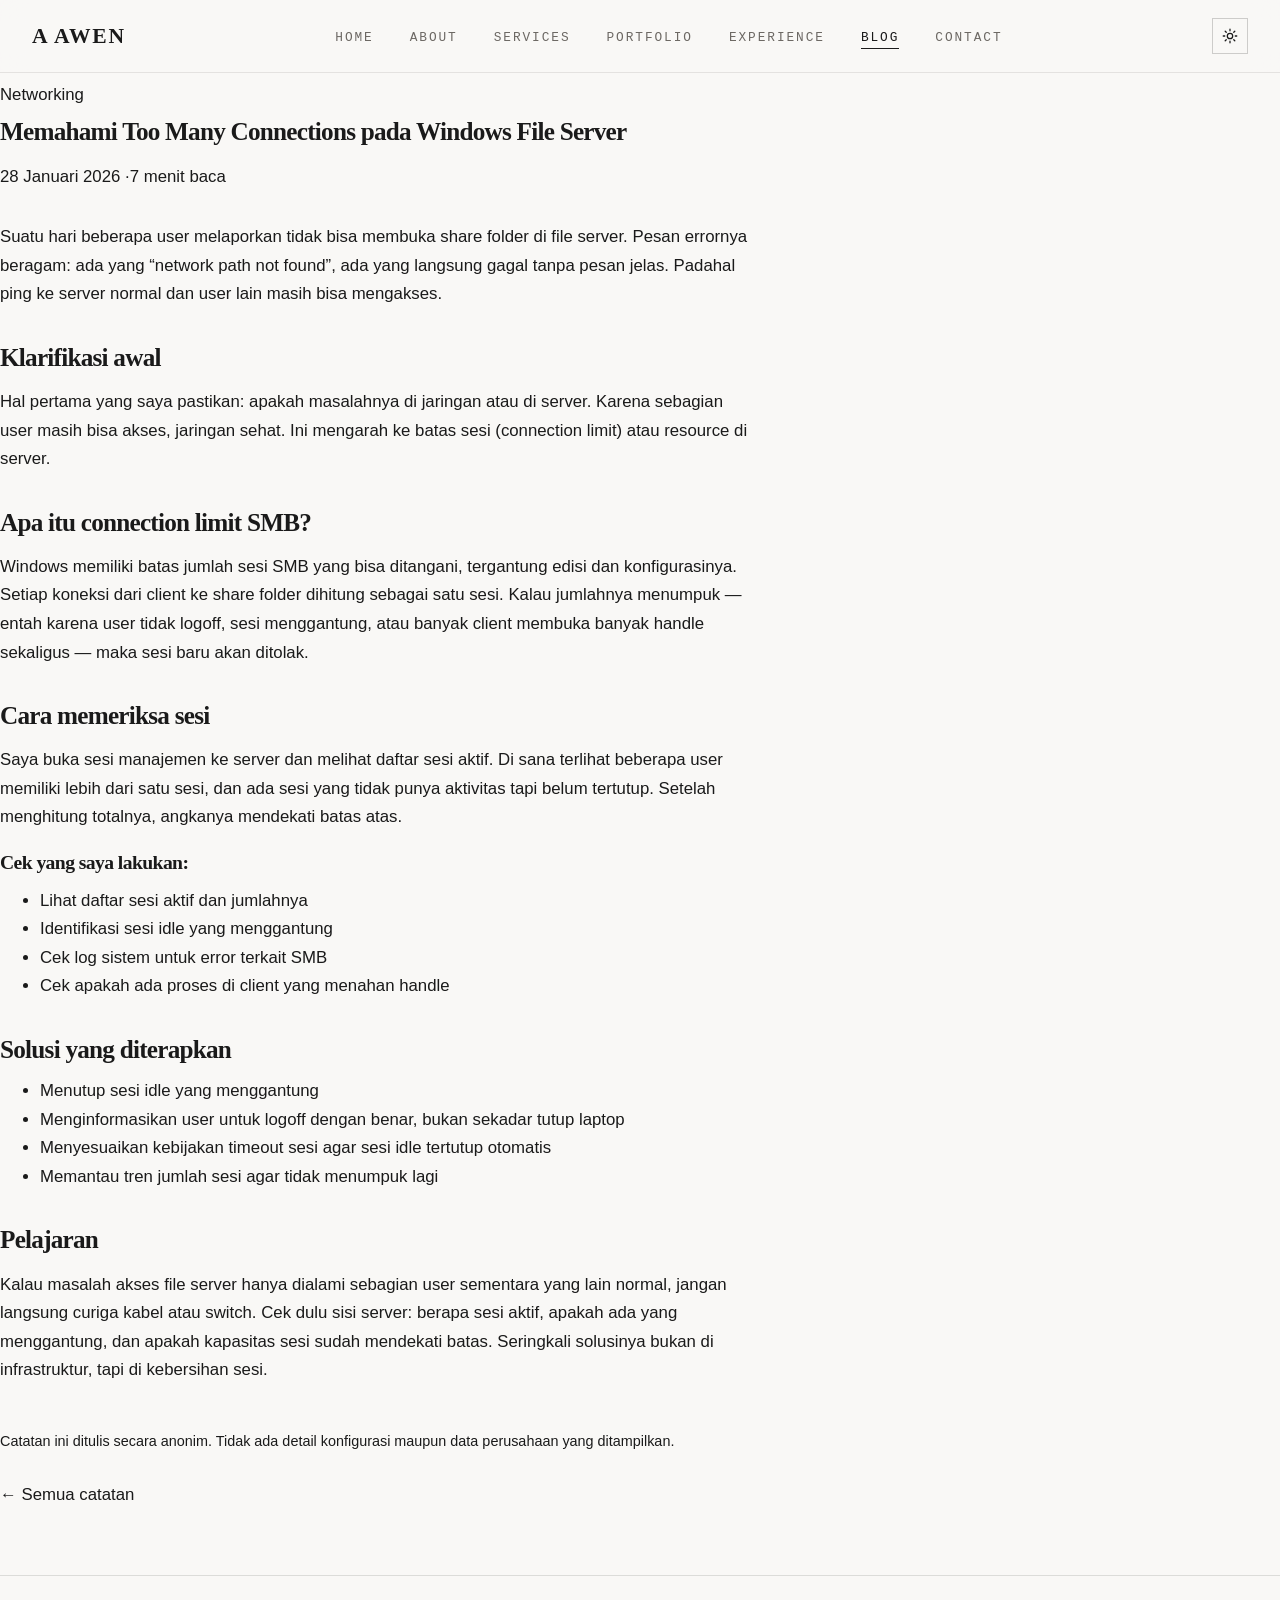
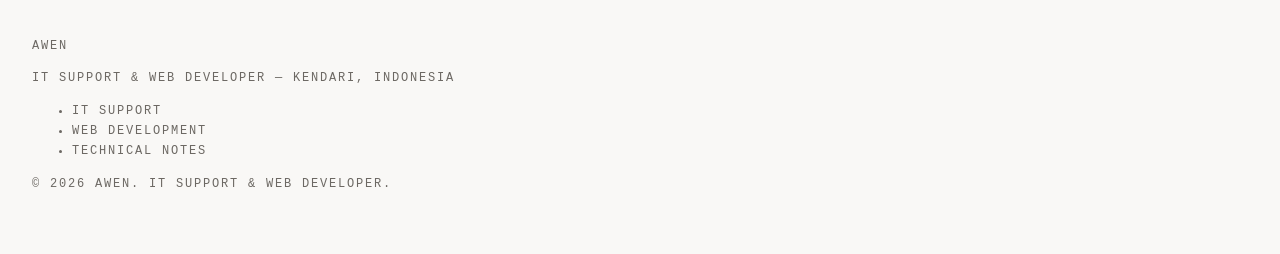
<file: blog/windows-file-server-smb.html>
<!DOCTYPE html>
<html lang="id" data-theme="light">
<head>
<meta charset="utf-8">
<meta name="viewport" content="width=device-width, initial-scale=1">

<title>Memahami Too Many Connections pada Windows File Server — Awen</title>
<meta name="description" content="Ketika user tidak bisa membuka share folder, penyebabnya sering bukan jaringan — tapi batas sesi SMB di Windows file server. Catatan troubleshooting.">
<link rel="canonical" href="https://YOUR_DOMAIN/blog/windows-file-server-smb.html">

<meta property="og:type" content="article">
<meta property="og:title" content="Memahami Too Many Connections pada Windows File Server">
<meta property="og:description" content="Investigasi connection-limit dan analisis sesi SMB untuk memulihkan akses user ke file server.">
<meta property="og:url" content="https://YOUR_DOMAIN/blog/windows-file-server-smb.html">
<meta property="og:image" content="https://YOUR_DOMAIN/assets/img/og-cover.jpg">

<meta name="theme-color" content="#111316">
<link rel="icon" href="data:image/svg+xml,%3Csvg xmlns='http://www.w3.org/2000/svg' viewBox='0 0 32 32'%3E%3Crect width='32' height='32' rx='7' fill='%2317191c'/%3E%3Ctext x='16' y='22' font-family='monospace' font-size='15' font-weight='700' fill='%23e39a4d' text-anchor='middle'%3EA%3C/text%3E%3C/svg%3E">

<script>
  (function () {
    var d = document.documentElement;
    d.classList.add('js');
    try {
      var t = localStorage.getItem('awen-theme');
      if (t === 'dark' || t === 'light') d.setAttribute('data-theme', t);
    } catch (e) {}
  })();
</script>

<link rel="stylesheet" href="../assets/css/style.css">
<script defer src="../assets/js/script.js"></script>
</head>
<body>

<a class="skip-link" href="#main">Lompat ke konten utama</a>

<header class="site-header">
  <div class="container header__inner">
    <a class="brand" href="../index.html" aria-label="Awen — kembali ke beranda">
      <span class="brand__mark" aria-hidden="true">A</span>
      <span class="brand__text">AWEN</span>
    </a>
    <button class="nav-toggle" type="button" aria-expanded="false" aria-controls="primary-nav" aria-label="Buka menu navigasi">
      <span class="nav-toggle__bar" aria-hidden="true"></span>
      <span class="nav-toggle__bar" aria-hidden="true"></span>
      <span class="nav-toggle__bar" aria-hidden="true"></span>
    </button>
    <nav class="nav nav--primary" id="primary-nav" aria-label="Navigasi utama">
      <ul class="nav__list">
        <li><a class="nav__link" href="../index.html#home">Home</a></li>
        <li><a class="nav__link" href="../index.html#about">About</a></li>
        <li><a class="nav__link" href="../index.html#services">Services</a></li>
        <li><a class="nav__link" href="../index.html#portfolio">Portfolio</a></li>
        <li><a class="nav__link" href="../index.html#experience">Experience</a></li>
        <li><a class="nav__link is-active" href="index.html" aria-current="page">Blog</a></li>
        <li><a class="nav__link" href="../index.html#contact">Contact</a></li>
      </ul>
    </nav>
    <button class="theme-toggle" type="button" data-theme-toggle aria-pressed="false" aria-label="Aktifkan tema gelap">
      <svg viewBox="0 0 24 24" width="18" height="18" aria-hidden="true" focusable="false">
        <path d="M12 3v2M12 19v2M3 12h2M19 12h2M5.6 5.6l1.4 1.4M17 17l1.4 1.4M18.4 5.6L17 7M7 17l-1.4 1.4" fill="none" stroke="currentColor" stroke-width="1.7" stroke-linecap="round"/>
        <circle cx="12" cy="12" r="3.6" fill="none" stroke="currentColor" stroke-width="1.7"/>
      </svg>
    </button>
  </div>
</header>

<main id="main">
  <article class="section" style="padding:64px 0 48px;">
    <div class="container" style="max-width:760px;">

      <p class="blog-card__cat" style="margin-bottom:10px;">Networking</p>

      <h1 class="section__title" style="margin-bottom:14px;">
        Memahami Too Many Connections pada Windows File Server
      </h1>

      <p class="blog-card__meta" style="margin-bottom:32px;">
        <time datetime="2026-01-28">28 Januari 2026</time>
        <span aria-hidden="true">·</span><span>7 menit baca</span>
      </p>

      <div class="about__text">
        <p>
          Suatu hari beberapa user melaporkan tidak bisa membuka share folder di
          file server. Pesan errornya beragam: ada yang &ldquo;network path not found&rdquo;,
          ada yang langsung gagal tanpa pesan jelas. Padahal ping ke server normal
          dan user lain masih bisa mengakses.
        </p>

        <h2 style="margin-top:36px;">Klarifikasi awal</h2>
        <p>
          Hal pertama yang saya pastikan: apakah masalahnya di jaringan atau di
          server. Karena sebagian user masih bisa akses, jaringan sehat. Ini
          mengarah ke batas sesi (connection limit) atau resource di server.
        </p>

        <h2 style="margin-top:36px;">Apa itu connection limit SMB?</h2>
        <p>
          Windows memiliki batas jumlah sesi SMB yang bisa ditangani, tergantung
          edisi dan konfigurasinya. Setiap koneksi dari client ke share folder
          dihitung sebagai satu sesi. Kalau jumlahnya menumpuk — entah karena
          user tidak logoff, sesi menggantung, atau banyak client membuka
          banyak handle sekaligus — maka sesi baru akan ditolak.
        </p>

        <h2 style="margin-top:36px;">Cara memeriksa sesi</h2>
        <p>
          Saya buka sesi manajemen ke server dan melihat daftar sesi aktif.
          Di sana terlihat beberapa user memiliki lebih dari satu sesi, dan
          ada sesi yang tidak punya aktivitas tapi belum tertutup. Setelah
          menghitung totalnya, angkanya mendekati batas atas.
        </p>

        <h3 style="margin-top:20px;">Cek yang saya lakukan:</h3>
        <ul class="list-check" style="grid-template-columns:1fr;margin:14px 0 20px;">
          <li>Lihat daftar sesi aktif dan jumlahnya</li>
          <li>Identifikasi sesi idle yang menggantung</li>
          <li>Cek log sistem untuk error terkait SMB</li>
          <li>Cek apakah ada proses di client yang menahan handle</li>
        </ul>

        <h2 style="margin-top:36px;">Solusi yang diterapkan</h2>
        <ul class="list-check" style="grid-template-columns:1fr;margin:14px 0 20px;">
          <li>Menutup sesi idle yang menggantung</li>
          <li>Menginformasikan user untuk logoff dengan benar, bukan sekadar tutup laptop</li>
          <li>Menyesuaikan kebijakan timeout sesi agar sesi idle tertutup otomatis</li>
          <li>Memantau tren jumlah sesi agar tidak menumpuk lagi</li>
        </ul>

        <h2 style="margin-top:36px;">Pelajaran</h2>
        <p>
          Kalau masalah akses file server hanya dialami sebagian user sementara
          yang lain normal, jangan langsung curiga kabel atau switch. Cek dulu
          sisi server: berapa sesi aktif, apakah ada yang menggantung, dan apakah
          kapasitas sesi sudah mendekati batas. Seringkali solusinya bukan di
          infrastruktur, tapi di kebersihan sesi.
        </p>

        <p style="margin-top:24px;padding-top:20px;border-top:1px solid var(--border);color:var(--text-faint);font-size:.9rem;">
          Catatan ini ditulis secara anonim. Tidak ada detail konfigurasi maupun
          data perusahaan yang ditampilkan.
        </p>

        <p style="margin-top:28px;">
          <a class="btn btn--ghost" href="index.html">← Semua catatan</a>
        </p>
      </div>

    </div>
  </article>
</main>

<footer class="site-footer">
  <div class="container footer__inner">
    <div class="footer__brand-block">
      <p class="footer__brand">AWEN</p>
      <p class="footer__tagline">IT Support &amp; Web Developer — Kendari, Indonesia</p>
    </div>
    <nav class="footer__nav" aria-label="Navigasi footer">
      <ul>
        <li><a href="../index.html#services">IT Support</a></li>
        <li><a href="../index.html#services">Web Development</a></li>
        <li><a href="index.html">Technical Notes</a></li>
      </ul>
    </nav>
    <p class="footer__copy">© 2026 Awen. IT Support &amp; Web Developer.</p>
  </div>
</footer>

</body>
</html>
</file>
<file: assets/css/style.css>
/* ============================================================
   AWENDEV.ONLINE — ROOTS TO DIGITAL × LUXURY EDITORIAL
   Design System & Master Stylesheet
   ============================================================ */

:root {
  --color-paper: #F9F8F6;
  --color-charcoal: #1A1A1A;
  --color-taupe: #EBE5DE;
  --color-muted: #6C6863;
  --color-leaf: #879568;
  --color-sage: #B8C4A0;
  --color-earth: #A9653B;
  --color-gold: #D4AF37;
  --color-white: #FFFFFF;

  --font-serif: "Playfair Display", Georgia, serif;
  --font-sans: "Inter", -apple-system, BlinkMacSystemFont, "Segoe UI", Roboto, sans-serif;
  --font-mono: "JetBrains Mono", monospace;

  --container: 1560px;
  --header-h: 72px;

  --transition-editorial: 800ms cubic-bezier(0.16, 1, 0.3, 1);
  --transition-fast: 250ms cubic-bezier(0.16, 1, 0.3, 1);
}

[data-theme="dark"] {
  --color-paper: #121212;
  --color-charcoal: #F9F8F6;
  --color-taupe: #22201E;
  --color-muted: #A39E98;
}

*,
*::before,
*::after {
  box-sizing: border-box;
  border-radius: 0 !important;
}

html {
  scroll-behavior: smooth;
  scroll-padding-top: calc(var(--header-h) + 20px);
  -webkit-text-size-adjust: 100%;
}

body {
  margin: 0;
  background-color: var(--color-paper);
  color: var(--color-charcoal);
  font-family: var(--font-sans);
  font-size: 1.05rem;
  line-height: 1.7;
  -webkit-font-smoothing: antialiased;
  transition: background-color 400ms ease, color 400ms ease;
  overflow-x: hidden;
}

/* Fixed Vertical Editorial Gridlines */
.editorial-gridlines {
  position: fixed;
  inset: 0;
  z-index: 99;
  pointer-events: none;
  display: grid;
  grid-template-columns: repeat(4, 1fr);
  max-width: var(--container);
  margin: 0 auto;
  padding: 0 32px;
}
.editorial-gridlines span {
  display: block;
  border-right: 1px solid rgba(108, 104, 99, 0.08);
  height: 100%;
}
.editorial-gridlines span:first-child {
  border-left: 1px solid rgba(108, 104, 99, 0.08);
}
@media (max-width: 1024px) {
  .editorial-gridlines { display: none; }
}

img, svg {
  max-width: 100%;
  display: block;
}

a {
  color: inherit;
  text-decoration: none;
}

button {
  font: inherit;
  color: inherit;
  background: none;
  border: none;
  cursor: pointer;
}

:focus-visible {
  outline: 2px solid var(--color-earth);
  outline-offset: 4px;
}

::selection {
  background: var(--color-earth);
  color: var(--color-white);
}

/* Skip link */
.skip-link {
  position: absolute;
  left: -999px;
  top: 12px;
  z-index: 1000;
  padding: 12px 20px;
  background: var(--color-charcoal);
  color: var(--color-paper);
  font-family: var(--font-mono);
  font-size: 0.85rem;
}
.skip-link:focus {
  left: 24px;
}

/* ------------------------------------------------------------
   Typography & Editorial Elements
   ------------------------------------------------------------ */
h1, h2, h3, h4, .serif-display {
  font-family: var(--font-serif);
  font-weight: 600;
  letter-spacing: -0.03em;
  line-height: 1.05;
  margin: 0;
}

.editorial-label {
  writing-mode: vertical-rl;
  text-orientation: mixed;
  font-family: var(--font-mono);
  font-size: 0.75rem;
  letter-spacing: 0.2em;
  text-transform: uppercase;
  color: var(--color-muted);
  user-select: none;
}

.thin-divider {
  width: 100%;
  height: 1px;
  background: rgba(108, 104, 99, 0.2);
  margin: 32px 0;
}

/* ------------------------------------------------------------
   Header & Navigation
   ------------------------------------------------------------ */
.site-header {
  position: fixed;
  top: 0;
  left: 0;
  right: 0;
  z-index: 1000;
  background: color-mix(in srgb, var(--color-paper) 88%, transparent);
  backdrop-filter: blur(12px);
  -webkit-backdrop-filter: blur(12px);
  border-bottom: 1px solid rgba(108, 104, 99, 0.15);
  transition: background 300ms ease;
}

.header__inner {
  max-width: var(--container);
  margin: 0 auto;
  padding: 0 32px;
  height: var(--header-h);
  display: flex;
  align-items: center;
  justify-content: space-between;
}

.brand {
  font-family: var(--font-serif);
  font-size: 1.35rem;
  font-weight: 700;
  letter-spacing: 0.08em;
  text-transform: uppercase;
}

.nav__list {
  display: flex;
  align-items: center;
  gap: 36px;
  list-style: none;
  margin: 0;
  padding: 0;
}

.nav__link {
  font-family: var(--font-mono);
  font-size: 0.8rem;
  letter-spacing: 0.15em;
  text-transform: uppercase;
  color: var(--color-muted);
  transition: color var(--transition-fast);
  position: relative;
  padding: 4px 0;
}

.nav__link::after {
  content: "";
  position: absolute;
  bottom: 0;
  left: 0;
  width: 0;
  height: 1px;
  background: var(--color-charcoal);
  transition: width var(--transition-fast);
}

.nav__link:hover, .nav__link.is-active {
  color: var(--color-charcoal);
}
.nav__link:hover::after, .nav__link.is-active::after {
  width: 100%;
}

.header__actions {
  display: flex;
  align-items: center;
  gap: 16px;
}

.theme-toggle {
  width: 36px;
  height: 36px;
  border: 1px solid rgba(108, 104, 99, 0.3);
  display: grid;
  place-items: center;
  color: var(--color-charcoal);
  transition: border-color var(--transition-fast);
}
.theme-toggle:hover {
  border-color: var(--color-charcoal);
}

.nav-toggle {
  display: none;
  flex-direction: column;
  justify-content: center;
  gap: 5px;
  width: 36px;
  height: 36px;
}
.nav-toggle span {
  display: block;
  width: 100%;
  height: 1.5px;
  background: var(--color-charcoal);
}

/* ------------------------------------------------------------
   Hero Section
   ------------------------------------------------------------ */
.hero {
  padding: calc(var(--header-h) + 60px) 32px 100px;
  max-width: var(--container);
  margin: 0 auto;
  min-height: 92vh;
  display: flex;
  flex-direction: column;
  justify-content: space-between;
  position: relative;
  z-index: 2;
  overflow: hidden;
}

.hero__3d-bg {
  position: relative;
  justify-self: end;
  width: min(100%, clamp(280px, 32vw, 440px));
  aspect-ratio: 1;
  opacity: 0.9;
  pointer-events: none;
  background: radial-gradient(ellipse at 50% 50%, rgba(212, 175, 55, 0.08), transparent 58%);
  will-change: transform, opacity;
}
#hero-canvas {
  position: absolute;
  inset: 0;
  width: 100%;
  height: 100%;
  display: block;
  pointer-events: none;
  mix-blend-mode: normal;
}

.hero__orbit-label {
  position: absolute;
  inset: 0;
  width: 100%;
  height: 100%;
  overflow: visible;
  pointer-events: none;
  animation: hero-orbit-spin 32s linear infinite;
}
.hero__orbit-label text {
  fill: var(--color-earth);
  font-family: var(--font-mono);
  font-size: 7px;
  letter-spacing: 1.35px;
}

@keyframes hero-orbit-spin {
  to { transform: rotate(360deg); }
}

.hero__grid {
  position: relative;
  z-index: 2;
  display: grid;
  grid-template-columns: minmax(0, 1.15fr) minmax(300px, 0.85fr);
  gap: clamp(24px, 4vw, 64px);
  align-items: center;
}

.hero__3d-placeholder {
  width: min(100%, clamp(280px, 32vw, 440px));
  aspect-ratio: 1;
  justify-self: end;
}

#about {
  background: linear-gradient(180deg, color-mix(in srgb, var(--color-paper) 52%, transparent), color-mix(in srgb, var(--color-paper) 68%, transparent));
}

.hero__content {
  position: relative;
  z-index: 3;
  padding: 0;
  background: transparent;
  border: none;
  max-width: 780px;
}

.hero__eyebrow {
  font-family: var(--font-mono);
  font-size: 0.8rem;
  letter-spacing: 0.2em;
  text-transform: uppercase;
  color: var(--color-earth);
  margin-bottom: 24px;
  display: flex;
  align-items: center;
  gap: 12px;
}
.hero__eyebrow::before {
  content: "";
  width: 32px;
  height: 1px;
  background: var(--color-earth);
}

.hero__title {
  font-size: clamp(3.2rem, 2.5vw + 3rem, 6.8rem);
  font-weight: 600;
  line-height: 0.95;
  margin-bottom: 36px;
  letter-spacing: -0.04em;
}

.hero__title em {
  font-style: italic;
  font-family: var(--font-serif);
  color: var(--color-earth);
}

.hero__lead {
  max-width: 46ch;
  font-size: 1.15rem;
  color: var(--color-muted);
  margin-bottom: 48px;
  line-height: 1.75;
}

.hero__cta-group {
  display: flex;
  gap: 20px;
  align-items: center;
}

.btn-editorial {
  display: inline-flex;
  align-items: center;
  gap: 16px;
  padding: 18px 36px;
  font-family: var(--font-mono);
  font-size: 0.8rem;
  letter-spacing: 0.15em;
  text-transform: uppercase;
  background: var(--color-charcoal);
  color: var(--color-paper);
  border: 1px solid var(--color-charcoal);
  transition: all var(--transition-fast);
  position: relative;
  overflow: hidden;
}
.btn-editorial:hover {
  background: var(--color-earth);
  border-color: var(--color-earth);
  color: var(--color-white);
}

.btn-editorial--outline {
  background: transparent;
  color: var(--color-charcoal);
}
.btn-editorial--outline:hover {
  background: var(--color-charcoal);
  color: var(--color-paper);
}

/* 3D Canvas Centerpiece */
.hero__visual-wrap {
  position: relative;
  width: 100%;
  aspect-ratio: 1;
  background: var(--color-taupe);
  border: 1px solid rgba(108, 104, 99, 0.2);
  overflow: hidden;
}

#hero-canvas {
  width: 100%;
  height: 100%;
  display: block;
}

.hero__canvas-badge {
  position: absolute;
  bottom: 20px;
  left: 20px;
  font-family: var(--font-mono);
  font-size: 0.7rem;
  letter-spacing: 0.15em;
  text-transform: uppercase;
  background: rgba(249, 248, 246, 0.85);
  backdrop-filter: blur(8px);
  padding: 8px 14px;
  border: 1px solid rgba(108, 104, 99, 0.2);
  color: var(--color-charcoal);
}

.hero__footer-meta {
  display: flex;
  justify-content: space-between;
  align-items: flex-end;
  border-top: 1px solid rgba(108, 104, 99, 0.2);
  padding-top: 24px;
  margin-top: 60px;
}

.hero__stat-item {
  display: flex;
  flex-direction: column;
  gap: 4px;
}
.hero__stat-num {
  font-family: var(--font-serif);
  font-size: 2.2rem;
  font-weight: 700;
}
.hero__stat-label {
  font-family: var(--font-mono);
  font-size: 0.75rem;
  letter-spacing: 0.1em;
  text-transform: uppercase;
  color: var(--color-muted);
}

/* ------------------------------------------------------------
   Section Shared Layouts
   ------------------------------------------------------------ */
.section-editorial {
  padding: 140px 32px;
  max-width: var(--container);
  margin: 0 auto;
  position: relative;
  z-index: 2;
  border-top: 1px solid rgba(108, 104, 99, 0.2);
}

.section-editorial--dark {
  background: var(--color-charcoal);
  color: var(--color-paper);
  max-width: 100%;
  padding-left: max(32px, calc((100vw - var(--container)) / 2 + 32px));
  padding-right: max(32px, calc((100vw - var(--container)) / 2 + 32px));
}

.section-header {
  display: flex;
  justify-content: space-between;
  align-items: flex-end;
  margin-bottom: 80px;
}

.section-title {
  font-size: clamp(2.5rem, 4vw, 4.5rem);
  font-weight: 600;
  letter-spacing: -0.03em;
}

.section-subtitle {
  font-family: var(--font-mono);
  font-size: 0.8rem;
  letter-spacing: 0.2em;
  text-transform: uppercase;
  color: var(--color-earth);
  margin-bottom: 16px;
  display: block;
}

/* ------------------------------------------------------------
   About Awen Section
   ------------------------------------------------------------ */
.about-grid {
  display: grid;
  grid-template-columns: 1fr 1.2fr;
  gap: 80px;
  align-items: start;
}

.about-portrait {
  aspect-ratio: 4 / 5;
  background: var(--color-taupe);
  border: 1px solid rgba(108, 104, 99, 0.2);
  position: relative;
  overflow: hidden;
}
.about-portrait img {
  width: 100%;
  height: 100%;
  object-fit: cover;
  filter: grayscale(100%);
  transition: filter 600ms ease, transform 600ms ease;
}
.about-portrait:hover img {
  filter: grayscale(0%);
  transform: scale(1.03);
}

.about-text-column {
  display: flex;
  flex-direction: column;
  gap: 32px;
}
.about-text-column p {
  font-size: 1.2rem;
  line-height: 1.8;
  color: var(--color-muted);
}
.about-text-column p strong {
  color: var(--color-charcoal);
  font-weight: 600;
}

.quote-box {
  border-left: 2px solid var(--color-earth);
  padding-left: 24px;
  font-family: var(--font-serif);
  font-style: italic;
  font-size: 1.35rem;
  line-height: 1.6;
  color: var(--color-charcoal);
  margin: 16px 0;
}

/* ------------------------------------------------------------
   Two Disciplines Section
   ------------------------------------------------------------ */
.disciplines-grid {
  display: grid;
  grid-template-columns: repeat(2, 1fr);
  gap: 32px;
}

.discipline-card {
  background: var(--color-taupe);
  border: 1px solid rgba(108, 104, 99, 0.2);
  padding: 64px 48px;
  display: flex;
  flex-direction: column;
  justify-content: space-between;
  min-height: 520px;
  position: relative;
  overflow: hidden;
  transition: transform var(--transition-editorial), border-color var(--transition-editorial);
}
.discipline-card:hover {
  transform: translateY(-6px);
  border-color: var(--color-charcoal);
}

.discipline-tag {
  font-family: var(--font-mono);
  font-size: 0.75rem;
  letter-spacing: 0.2em;
  text-transform: uppercase;
  color: var(--color-earth);
  margin-bottom: 24px;
  display: block;
}

.discipline-title {
  font-size: 2.5rem;
  margin-bottom: 24px;
}

.discipline-desc {
  color: var(--color-muted);
  font-size: 1.1rem;
  margin-bottom: 40px;
  max-width: 42ch;
}

.discipline-list {
  list-style: none;
  margin: 0;
  padding: 0;
  display: grid;
  grid-template-columns: repeat(2, 1fr);
  gap: 12px 24px;
  border-top: 1px solid rgba(108, 104, 99, 0.2);
  padding-top: 24px;
}
.discipline-list li {
  font-family: var(--font-mono);
  font-size: 0.85rem;
  color: var(--color-charcoal);
  display: flex;
  align-items: center;
  gap: 8px;
}
.discipline-list li::before {
  content: "—";
  color: var(--color-earth);
}

/* ------------------------------------------------------------
   Project Exhibition
   ------------------------------------------------------------ */
.projects-stack {
  display: flex;
  flex-direction: column;
  gap: 100px;
}

.project-row {
  display: grid;
  grid-template-columns: 1.2fr 0.8fr;
  gap: 64px;
  align-items: center;
}
.project-row:nth-child(even) {
  grid-template-columns: 0.8fr 1.2fr;
}
.project-row:nth-child(even) .project-image-wrap {
  order: 2;
}
.project-row:nth-child(even) .project-info {
  order: 1;
}

.project-image-wrap {
  aspect-ratio: 16 / 10;
  background: var(--color-taupe);
  border: 1px solid rgba(108, 104, 99, 0.2);
  overflow: hidden;
  position: relative;
}
.project-image-wrap img {
  width: 100%;
  height: 100%;
  object-fit: cover;
  filter: grayscale(100%) contrast(1.1);
  transition: filter 1200ms cubic-bezier(0.16, 1, 0.3, 1), transform 1200ms cubic-bezier(0.16, 1, 0.3, 1);
}
.project-image-wrap:hover img {
  filter: grayscale(0%) contrast(1);
  transform: scale(1.04);
}

.project-info {
  display: flex;
  flex-direction: column;
  gap: 20px;
}

.project-num {
  font-family: var(--font-mono);
  font-size: 0.8rem;
  color: var(--color-earth);
  letter-spacing: 0.15em;
}

.project-title {
  font-size: 2.5rem;
}

.project-desc {
  color: var(--color-muted);
  font-size: 1.1rem;
  line-height: 1.7;
}

.project-tags {
  display: flex;
  flex-wrap: wrap;
  gap: 8px;
  list-style: none;
  margin: 8px 0;
  padding: 0;
}
.project-tags li {
  font-family: var(--font-mono);
  font-size: 0.75rem;
  padding: 6px 12px;
  background: var(--color-taupe);
  border: 1px solid rgba(108, 104, 99, 0.2);
  letter-spacing: 0.08em;
  text-transform: uppercase;
}

/* IT Support Case Studies subgrid */
.case-studies-grid {
  display: grid;
  grid-template-columns: repeat(3, 1fr);
  gap: 32px;
  margin-top: 80px;
  border-top: 1px solid rgba(108, 104, 99, 0.2);
  padding-top: 80px;
}

.case-card {
  background: var(--color-taupe);
  border: 1px solid rgba(108, 104, 99, 0.2);
  padding: 40px;
  display: flex;
  flex-direction: column;
  gap: 16px;
  transition: border-color var(--transition-fast);
}
.case-card:hover {
  border-color: var(--color-charcoal);
}

.case-category {
  font-family: var(--font-mono);
  font-size: 0.75rem;
  letter-spacing: 0.15em;
  text-transform: uppercase;
  color: var(--color-earth);
}

.case-title {
  font-size: 1.5rem;
  font-family: var(--font-serif);
}

.case-desc {
  color: var(--color-muted);
  font-size: 0.95rem;
  line-height: 1.6;
}

/* ------------------------------------------------------------
   Experience & Technical Skills
   ------------------------------------------------------------ */
.timeline-editorial {
  display: flex;
  flex-direction: column;
  gap: 60px;
  position: relative;
  max-width: 900px;
}
.timeline-editorial::before {
  content: "";
  position: absolute;
  left: 0;
  top: 10px;
  bottom: 10px;
  width: 1px;
  background: rgba(108, 104, 99, 0.3);
}

.timeline-item {
  padding-left: 48px;
  position: relative;
}
.timeline-item::before {
  content: "";
  position: absolute;
  left: -4px;
  top: 8px;
  width: 9px;
  height: 9px;
  background: var(--color-paper);
  border: 2px solid var(--color-earth);
}

.timeline-period {
  font-family: var(--font-mono);
  font-size: 0.8rem;
  letter-spacing: 0.15em;
  color: var(--color-earth);
  text-transform: uppercase;
  margin-bottom: 8px;
  display: block;
}

.timeline-role {
  font-size: 2rem;
  margin-bottom: 8px;
}

.timeline-company {
  font-family: var(--font-mono);
  font-size: 0.9rem;
  color: var(--color-muted);
  margin-bottom: 16px;
  text-transform: uppercase;
  letter-spacing: 0.08em;
}

.timeline-desc {
  color: var(--color-muted);
  font-size: 1.05rem;
  line-height: 1.7;
}

/* ------------------------------------------------------------
   Contact Finale Section
   ------------------------------------------------------------ */
.contact-finale {
  padding: 160px 32px;
  max-width: var(--container);
  margin: 0 auto;
  display: grid;
  grid-template-columns: 1fr 1fr;
  gap: 80px;
  align-items: center;
}

.contact-headline {
  font-size: clamp(3rem, 5vw, 6rem);
  font-weight: 600;
  line-height: 0.95;
  letter-spacing: -0.04em;
  margin-bottom: 32px;
}

.contact-lead {
  color: var(--color-muted);
  font-size: 1.2rem;
  line-height: 1.7;
  max-width: 44ch;
  margin-bottom: 48px;
}

.contact-links-list {
  list-style: none;
  margin: 0;
  padding: 0;
  display: flex;
  flex-direction: column;
  gap: 24px;
}

.contact-link-item {
  display: flex;
  justify-content: space-between;
  align-items: center;
  padding: 24px 0;
  border-bottom: 1px solid rgba(108, 104, 99, 0.2);
  font-family: var(--font-mono);
  font-size: 0.95rem;
  letter-spacing: 0.08em;
  text-transform: uppercase;
  transition: padding-left var(--transition-fast), color var(--transition-fast);
}
.contact-link-item:hover {
  padding-left: 12px;
  color: var(--color-earth);
  border-color: var(--color-charcoal);
}

/* ------------------------------------------------------------
   Footer
   ------------------------------------------------------------ */
.site-footer {
  border-top: 1px solid rgba(108, 104, 99, 0.2);
  padding: 48px 32px;
  max-width: var(--container);
  margin: 0 auto;
  display: flex;
  justify-content: space-between;
  align-items: center;
  font-family: var(--font-mono);
  font-size: 0.75rem;
  letter-spacing: 0.15em;
  text-transform: uppercase;
  color: var(--color-muted);
}

/* ------------------------------------------------------------
   Reveal & Responsive
   ------------------------------------------------------------ */
.js .reveal {
  opacity: 0;
  transform: translateY(30px);
  transition: opacity var(--transition-editorial), transform var(--transition-editorial);
}
.js .section-editorial .reveal,
.js .section-editorial .contact-finale {
  will-change: opacity, transform, filter;
}
.js .section-editorial .section-header.reveal {
  transform: translate3d(0, 42px, 0);
  filter: blur(6px);
  transition: opacity 700ms var(--transition-editorial), transform 900ms var(--transition-editorial), filter 700ms ease;
}
.js .section-editorial .about-portrait.reveal {
  clip-path: inset(0 0 18% 0);
  transform: translate3d(-28px, 24px, 0) scale(0.96);
  transition: opacity 900ms var(--transition-editorial), transform 1100ms var(--transition-editorial), clip-path 1100ms var(--transition-editorial);
}
.js .section-editorial .discipline-card.reveal:nth-child(odd) {
  transform: perspective(1000px) translate3d(-42px, 24px, 0) rotateY(-5deg);
}
.js .section-editorial .discipline-card.reveal:nth-child(even) {
  transform: perspective(1000px) translate3d(42px, 24px, 0) rotateY(5deg);
}
.js .section-editorial .discipline-card.reveal {
  transition: opacity 850ms var(--transition-editorial), transform 1000ms var(--transition-editorial);
}
.js .section-editorial .project-row.reveal {
  transform: perspective(1200px) translate3d(0, 48px, -30px) scale(0.975);
  filter: blur(7px);
  transition: opacity 850ms var(--transition-editorial), transform 1100ms var(--transition-editorial), filter 850ms ease;
}
.js .section-editorial .case-card.reveal {
  transform: perspective(1000px) translate3d(0, 36px, 0) rotateX(5deg);
  filter: blur(5px);
  transition: opacity 750ms var(--transition-editorial), transform 900ms var(--transition-editorial), filter 750ms ease;
}
.js .section-editorial .project-row.reveal:nth-child(2) {
  transition-delay: 90ms;
}
.js .section-editorial .project-row.reveal:nth-child(3) {
  transition-delay: 160ms;
}
.js .section-editorial .discipline-card.reveal:nth-child(2),
.js .section-editorial .case-card.reveal:nth-child(2) {
  transition-delay: 100ms;
}
.js .section-editorial .case-card.reveal:nth-child(3) {
  transition-delay: 180ms;
}
.js .section-editorial .contact-finale {
  opacity: 0;
  transform: translate3d(0, 42px, 0) scale(0.98);
  transition: opacity 900ms var(--transition-editorial), transform 1000ms var(--transition-editorial);
}
.js .reveal.is-visible {
  opacity: 1;
  transform: perspective(1100px)
    translate3d(0, var(--scroll-y, 0px), var(--scroll-z, 0px))
    rotateX(var(--scroll-rotate, 0deg))
    rotateY(var(--scroll-yaw, 0deg));
  transition: opacity var(--transition-editorial), transform 180ms cubic-bezier(0.16, 1, 0.3, 1);
}
.js .section-editorial .section-header.reveal.is-visible {
  filter: blur(0);
}
.js .section-editorial .about-portrait.reveal.is-visible {
  clip-path: inset(0);
}
.js .section-editorial .project-row.reveal.is-visible,
.js .section-editorial .case-card.reveal.is-visible {
  filter: blur(0);
}
.js .section-editorial .discipline-card.reveal:nth-child(odd).is-visible,
.js .section-editorial .discipline-card.reveal:nth-child(even).is-visible {
  transition: opacity 850ms var(--transition-editorial), transform 1000ms var(--transition-editorial);
}
.js .section-editorial .project-row.reveal.is-visible,
.js .section-editorial .case-card.reveal.is-visible {
  transition: opacity 850ms var(--transition-editorial), transform 180ms cubic-bezier(0.16, 1, 0.3, 1);
}
.js .section-editorial .section-header.reveal.is-visible,
.js .section-editorial .about-portrait.reveal.is-visible,
.js .section-editorial .discipline-card.reveal:nth-child(odd).is-visible,
.js .section-editorial .discipline-card.reveal:nth-child(even).is-visible,
.js .section-editorial .project-row.reveal.is-visible,
.js .section-editorial .case-card.reveal.is-visible {
  transform: perspective(1100px)
    translate3d(0, var(--scroll-y, 0px), var(--scroll-z, 0px))
    rotateX(var(--scroll-rotate, 0deg))
    rotateY(var(--scroll-yaw, 0deg));
}
.js .section-editorial .contact-finale.is-visible {
  opacity: 1;
  transform: perspective(1100px) translate3d(0, var(--scroll-y, 0px), var(--scroll-z, 0px));
}

@media (max-width: 1024px) {
  .hero__grid, .about-grid, .disciplines-grid, .project-row, .project-row:nth-child(even), .contact-finale, .case-studies-grid {
    grid-template-columns: 1fr;
    gap: 48px;
  }
  .hero__grid {
    gap: 24px;
  }
  .hero__3d-bg {
    justify-self: center;
    width: min(100%, clamp(240px, 42vw, 360px));
    opacity: 0.65;
  }
  .hero__3d-placeholder {
    justify-self: center;
    width: min(100%, clamp(240px, 42vw, 360px));
  }
  .project-row:nth-child(even) .project-image-wrap { order: initial; }
  .project-row:nth-child(even) .project-info { order: initial; }
  .discipline-list { grid-template-columns: 1fr; }
}

@media (max-width: 768px) {
  .hero__title {
    font-size: clamp(2.2rem, 9.5vw, 4rem);
    line-height: 1;
    margin-bottom: 24px;
  }
  .hero__3d-bg {
    width: min(100%, clamp(200px, 62vw, 280px));
    opacity: 0.5;
  }
  .hero__3d-placeholder {
    justify-self: center;
    width: min(100%, clamp(200px, 62vw, 280px));
  }
  #about {
    background: linear-gradient(180deg, color-mix(in srgb, var(--color-paper) 68%, transparent), color-mix(in srgb, var(--color-paper) 82%, transparent));
  }
  .nav-toggle { display: flex; }
  .nav {
    position: absolute;
    top: var(--header-h);
    left: 0;
    right: 0;
    background: var(--color-paper);
    border-bottom: 1px solid rgba(108, 104, 99, 0.2);
    max-height: 0;
    overflow: hidden;
    transition: max-height 300ms ease;
  }
  .nav.is-open { max-height: 400px; }
  .nav__list {
    flex-direction: column;
    padding: 32px;
    gap: 20px;
    align-items: flex-start;
  }
}

@media (max-width: 480px) {
  .hero__footer-meta {
    flex-wrap: wrap;
    justify-content: flex-start;
    gap: 24px 16px;
  }
  .hero__stat-item {
    flex: 1 1 calc(50% - 8px);
    min-width: 0;
  }
  .hero__stat-label {
    overflow-wrap: anywhere;
  }
  .hero__cta-group {
    flex-wrap: wrap;
    gap: 12px;
  }
  .hero__cta-group .btn-editorial {
    padding: 15px 20px;
    font-size: 0.7rem;
  }
  #contact .contact-finale {
    width: 100%;
    min-width: 0;
    grid-template-columns: minmax(0, 1fr);
    padding: 96px 0;
    gap: 40px;
  }
  #contact .contact-finale > * {
    min-width: 0;
    max-width: 100%;
  }
  #contact .contact-headline {
    font-size: clamp(2rem, 9.5vw, 3rem);
  }
  #contact .contact-link-item,
  #contact .contact-link-item span,
  #contact .contact-link-item a {
    min-width: 0;
    overflow-wrap: anywhere;
  }
}

@media (prefers-reduced-motion: reduce) {
  html {
    scroll-behavior: auto;
  }
  .js .reveal {
    transition: none;
  }
  .js .reveal.is-visible {
    transform: none;
  }
  .js .section-editorial .about-portrait.reveal {
    clip-path: none;
  }
  .js .section-editorial .section-header.reveal,
  .js .section-editorial .contact-finale {
    filter: none;
  }
  .hero__orbit-label {
    animation: none;
  }
}

/* ------------------------------------------------------------
   Luxury Editorial Preloader
   ------------------------------------------------------------ */
#site-loader {
  position: fixed;
  inset: 0;
  z-index: 99999;
  background: var(--color-paper);
  color: var(--color-charcoal);
  display: grid;
  place-items: center;
  transition: opacity 600ms cubic-bezier(0.16, 1, 0.3, 1), transform 800ms cubic-bezier(0.16, 1, 0.3, 1);
}
#site-loader.is-loaded {
  opacity: 0;
  transform: translateY(-100%);
  pointer-events: none;
}
.loader__content {
  display: flex;
  flex-direction: column;
  align-items: center;
  gap: 16px;
}
.loader__brand {
  font-family: var(--font-serif);
  font-size: 2.2rem;
  font-weight: 700;
  letter-spacing: 0.15em;
  text-transform: uppercase;
}
.loader__sub {
  font-family: var(--font-mono);
  font-size: 0.75rem;
  letter-spacing: 0.25em;
  text-transform: uppercase;
  color: var(--color-muted);
}
.loader__bar-wrap {
  width: 180px;
  height: 2px;
  background: rgba(108, 104, 99, 0.2);
  margin-top: 8px;
  overflow: hidden;
}
.loader__bar {
  width: 100%;
  height: 100%;
  background: var(--color-earth);
  transform: translateX(-100%);
  animation: loadProgress 800ms cubic-bezier(0.16, 1, 0.3, 1) forwards;
}
@keyframes loadProgress {
  to { transform: translateX(0); }
}
</file>
